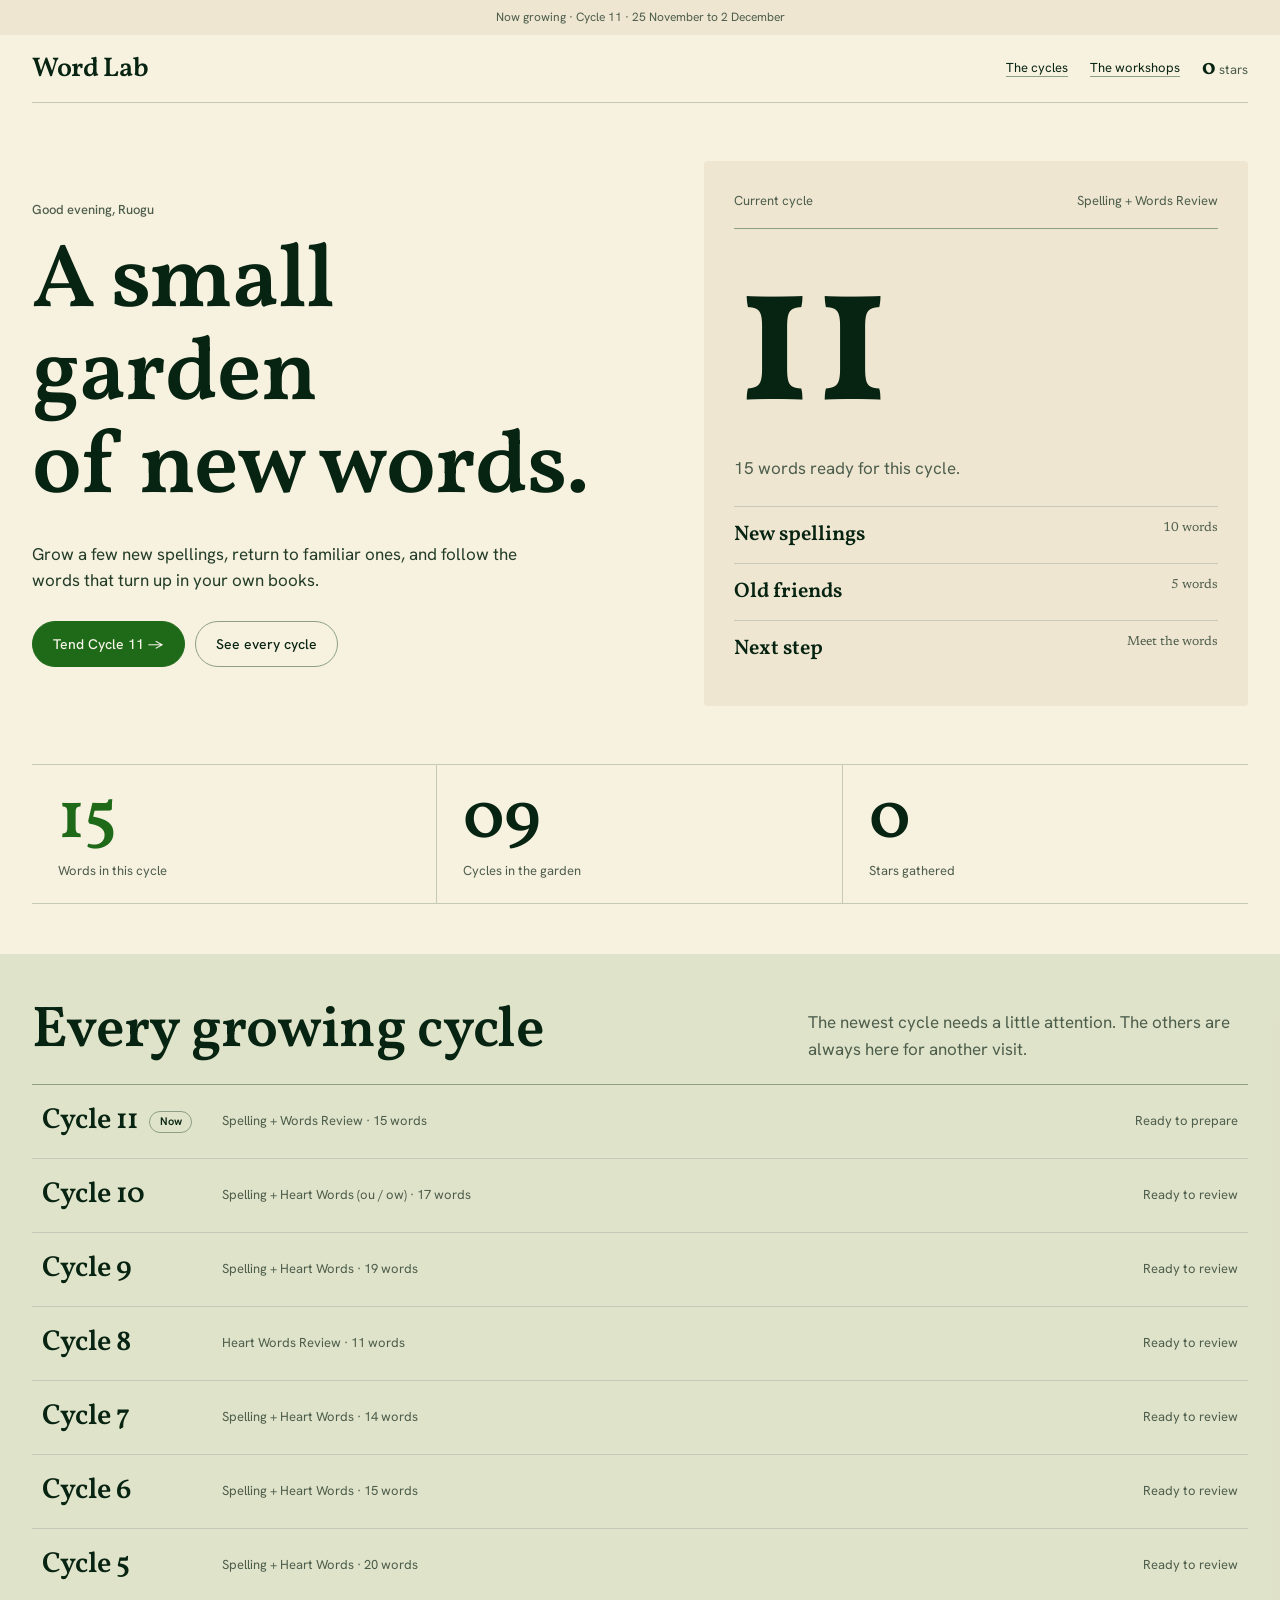
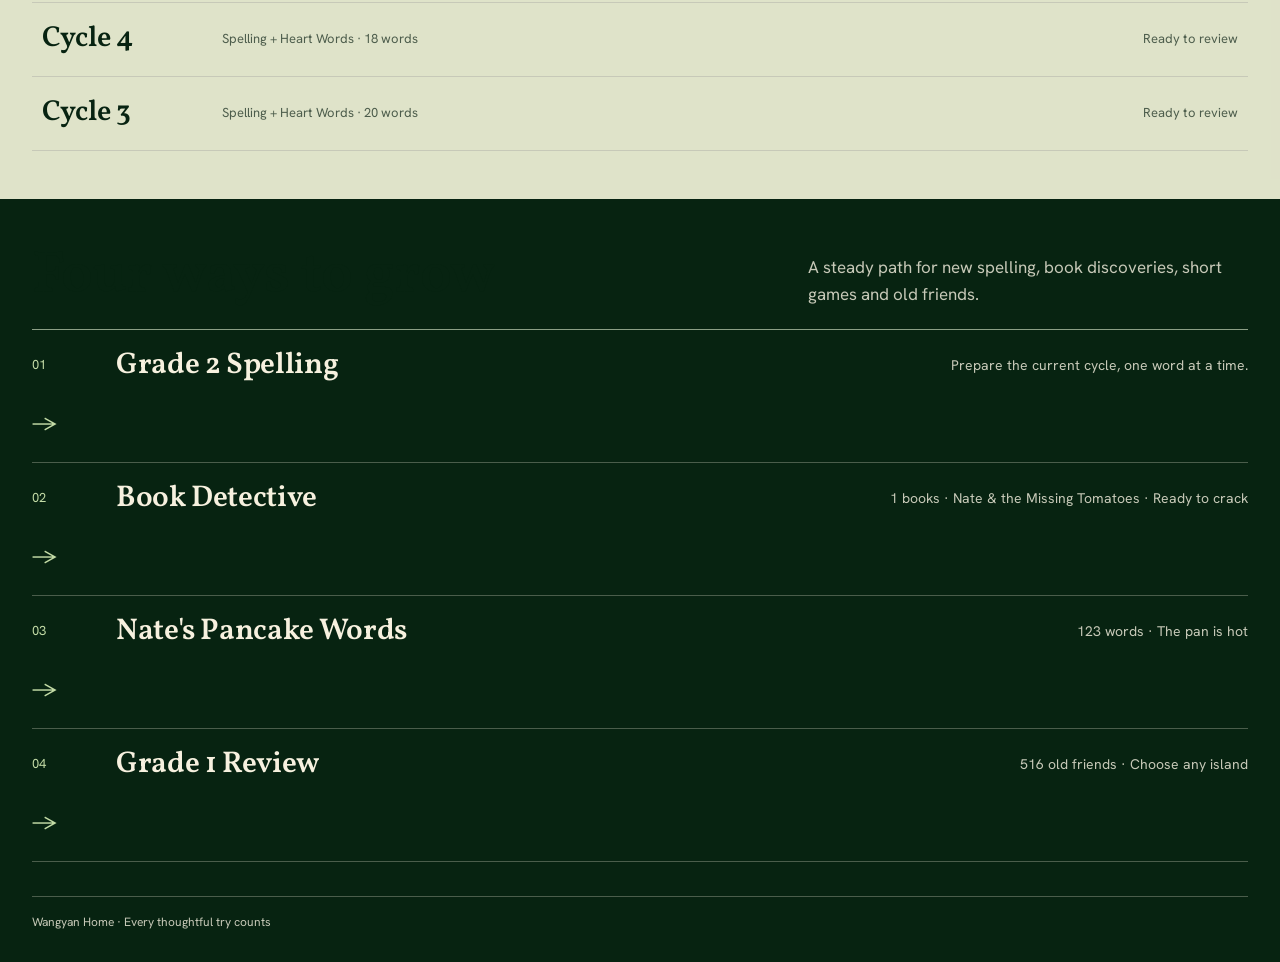
<file: index.html>
<!doctype html>
<html lang="en">
<head>
  <meta charset="UTF-8" />
  <meta name="viewport" content="width=device-width, initial-scale=1, viewport-fit=cover" />
  <meta name="theme-color" content="#F7F1DF" />
  <meta name="apple-mobile-web-app-capable" content="yes" />
  <meta name="apple-mobile-web-app-status-bar-style" content="default" />
  <meta name="apple-mobile-web-app-title" content="Word Lab" />
  <title>Ruogu's Word Lab</title>
  <link rel="manifest" href="./manifest.webmanifest" />
  <link rel="apple-touch-icon" href="./G1-words/icons/icon-180.png" />
  <link rel="preconnect" href="https://fonts.googleapis.com" />
  <link rel="preconnect" href="https://fonts.gstatic.com" crossorigin />
  <link href="https://fonts.googleapis.com/css2?family=Vollkorn:wght@600&amp;family=Hanken+Grotesk:wght@400;500&amp;family=Newsreader:opsz,wght@6..72,400&amp;display=swap" rel="stylesheet" />
  <link rel="stylesheet" href="./wordlab.css?v=9" />
</head>
<body class="home-page">
  <div class="ga-season" id="currentSeason">Now growing · Cycle 11 · 25 November to 2 December</div>
  <div class="ga-shell">
    <header class="ga-top">
      <div class="ga-brand">Word Lab</div>
      <nav class="ga-nav" aria-label="Word Lab sections">
        <a href="#cycles">The cycles</a>
        <a href="#workshops">The workshops</a>
        <span><strong id="totalStars" data-stars>0</strong> stars</span>
      </nav>
    </header>

    <main>
      <section class="ga-hero" aria-labelledby="labTitle">
        <div class="ga-hero-copy">
          <p class="ga-eyebrow" id="greeting">Ruogu's learning garden · 2026/27</p>
          <h1 id="labTitle">A small garden<br>of new words.</h1>
          <p>Grow a few new spellings, return to familiar ones, and follow the words that turn up in your own books.</p>
          <div class="ga-buttons">
            <a class="ga-button primary" id="currentCycleLink" href="./G2-words/index.html?cycle=cycle11-2026-official">Tend Cycle 11 →</a>
            <a class="ga-button secondary" href="#cycles">See every cycle</a>
          </div>
        </div>
        <div class="ga-current" aria-label="Current spelling cycle">
          <div class="ga-current-head"><span>Current cycle</span><span id="currentCycleTitle">Spelling + Words Review</span></div>
          <strong class="ga-big" id="currentCycleNumber">11</strong>
          <p><span data-current-word-count>15</span> words ready for this cycle.</p>
          <div class="ga-word-row"><strong>New spellings</strong><span id="currentNewCount">10 words</span></div>
          <div class="ga-word-row"><strong>Old friends</strong><span id="currentReviewCount">5 words</span></div>
          <div class="ga-word-row"><strong>Next step</strong><span>Meet the words</span></div>
        </div>
      </section>

      <section class="ga-stats" aria-label="Word Lab overview">
        <div class="ga-stat"><strong data-current-word-count>15</strong><span>Words in this cycle</span></div>
        <div class="ga-stat"><strong id="g2CycleTotal">09</strong><span>Cycles in the garden</span></div>
        <div class="ga-stat"><strong data-stars>0</strong><span>Stars gathered</span></div>
      </section>

      <section class="ga-band ga-section" id="cycles" aria-labelledby="cyclesTitle">
        <div class="ga-shell">
          <div class="ga-section-head">
            <h2 id="cyclesTitle">Every growing cycle</h2>
            <p>The newest cycle needs a little attention. The others are always here for another visit.</p>
          </div>
          <div class="ga-cycles" id="cycleGrid" aria-label="Grade 2 spelling cycles"></div>
        </div>
      </section>

      <section class="ga-ink-band ga-section" id="workshops" aria-labelledby="workshopsTitle">
        <div class="ga-shell">
          <div class="ga-section-head">
            <h2 id="workshopsTitle">Four ways to grow</h2>
            <p>A steady path for new spelling, book discoveries, short games and old friends.</p>
          </div>
          <div class="ga-workshops">
            <a class="ga-workshop" id="workshopCycleLink" href="./G2-words/index.html?cycle=cycle11-2026-official">
              <span class="num">01</span><strong>Grade 2 Spelling</strong><p>Prepare the current cycle, one word at a time.</p><span class="arrow">→</span>
            </a>
            <a class="ga-workshop" href="./Book-words/index.html">
              <span class="num">02</span><strong>Book Detective</strong><p><span id="bookTotal">0</span> books · <span id="bookGrid">Follow the clues left by your own books.</span></p><span class="arrow">→</span>
            </a>
            <a class="ga-workshop" href="./Nate-words/index.html">
              <span class="num">03</span><strong>Nate's Pancake Words</strong><p><span id="nateWordTotal">400+ words</span> · <span id="nateProgress">The pan is hot</span></p><span class="arrow">→</span>
            </a>
            <a class="ga-workshop" href="./G1-words/index.html">
              <span class="num">04</span><strong>Grade 1 Review</strong><p>516 old friends · <span id="g1Progress">Choose any island</span></p><span class="arrow">→</span>
            </a>
          </div>
          <footer class="ga-footer">Wangyan Home · Every thoughtful try counts</footer>
        </div>
      </section>
    </main>
  </div>

  <script src="./G2-words/g2-word-data.js?v=12"></script>
  <script src="./Book-words/book-word-data.js?v=1"></script>
  <script src="./Nate-words/nate-word-data.js?v=3"></script>
  <script>
    (function () {
      const PROFILE_KEY = "ruogu-literacy-profiles-v1";
      const LEGACY_STAR_KEY = "wordlab-total-stars";

      function activeProfile() {
        try {
          const data = JSON.parse(localStorage.getItem(PROFILE_KEY) || "null");
          if (data && data.activeId && data.profiles && data.profiles[data.activeId]) return data.profiles[data.activeId];
        } catch (_) {}
        return null;
      }

      function updateHome() {
        const profile = activeProfile();
        const legacyStars = Number(localStorage.getItem(LEGACY_STAR_KEY) || 0);
        const stars = profile ? Number(profile.totalStars || 0) : legacyStars;
        document.querySelectorAll("[data-stars]").forEach((el) => { el.textContent = Math.max(0, stars); });

        const english = profile && profile.english;
        const g1 = english && english.g1;
        const g2 = english && english.g2;
        const g1Words = g1 && g1.words ? Object.values(g1.words) : [];
        const revisited = g1Words.filter((item) => Number(item.attempts || 0) > 0).length;
        if (revisited) document.getElementById("g1Progress").textContent = `${revisited} ${revisited === 1 ? "word" : "words"} revisited`;

        renderCycles(g2);
        renderBooks(english && english.books);
        renderNate(english && english.nate);
      }

      function renderNate(nate) {
        const keys = new Set();
        (window.NATE_BOOKS || []).forEach((book) => {
          const confirmed = book.bookWordsId && (window.RUOGU_BOOKS || []).find((item) => item.id === book.bookWordsId);
          (confirmed ? confirmed.words : book.words).forEach((item) => keys.add(item.word.toLowerCase()));
        });
        if (keys.size) document.getElementById("nateWordTotal").textContent = `${keys.size} words`;
        if (!nate || !nate.words) return;
        const known = Object.entries(nate.words).filter(([key, item]) => keys.has(key) && Number(item.level || 0) >= 4).length;
        const best = Number(nate.best || 0);
        document.getElementById("nateProgress").textContent = `${known} known${best ? ` · best round ${best}` : ""}`;
      }

      function renderBooks(bookProgress) {
        const books = [...(window.RUOGU_BOOKS || [])].reverse();
        document.getElementById("bookTotal").textContent = books.length;
        if (!books.length) {
          document.getElementById("bookGrid").textContent = "Your next finished book will appear here.";
          return;
        }
        const book = books[0];
        const state = bookProgress && bookProgress.books && bookProgress.books[book.id];
        const wordStates = state && state.words ? Object.values(state.words) : [];
        const solved = wordStates.filter((item) => Number(item.independentCorrect || 0) >= 2 && !item.needsReview).length;
        const met = wordStates.filter((item) => item.met).length;
        const progress = solved ? `${solved}/${book.words.length} solved` : met ? `${met}/${book.words.length} met` : "Ready to crack";
        document.getElementById("bookGrid").textContent = `${book.shortTitle} · ${progress}`;
      }

      function renderCycles(g2) {
        const cycles = [...(window.RUOGU_G2_CYCLES || [])].reverse();
        const allGroups = window.RUOGU_G2_WORD_GROUPS || [];
        const grid = document.getElementById("cycleGrid");
        document.getElementById("g2CycleTotal").textContent = String(cycles.length).padStart(2, "0");
        if (!cycles.length) {
          grid.innerHTML = '<p class="empty-cycle-copy">The next spelling cycle will appear here.</p>';
          return;
        }

        const current = cycles.find((cycle) => cycle.status === "current") || cycles[0];
        const currentGroups = allGroups.filter((group) => current.groupIds.includes(group.id));
        const currentCount = new Set(currentGroups.flatMap((group) => group.words.map((word) => word.toLowerCase()))).size;
        const spellingCount = currentGroups.filter((group) => group.subject === "Spelling Words").reduce((sum, group) => sum + group.words.length, 0);
        const reviewCount = currentCount - spellingCount;
        document.getElementById("currentSeason").textContent = `Now growing · ${current.label}${current.period ? ` · ${current.period}` : ""}`;
        document.getElementById("currentCycleTitle").textContent = current.title;
        document.getElementById("currentCycleNumber").textContent = current.label.replace(/[^0-9]/g, "") || current.label;
        document.querySelectorAll("[data-current-word-count]").forEach((el) => { el.textContent = currentCount; });
        document.getElementById("currentNewCount").textContent = `${spellingCount} words`;
        document.getElementById("currentReviewCount").textContent = `${reviewCount} words`;
        const currentUrl = `./G2-words/index.html?cycle=${encodeURIComponent(current.id)}`;
        document.getElementById("currentCycleLink").href = currentUrl;
        document.getElementById("currentCycleLink").textContent = `Tend ${current.label} →`;
        document.getElementById("workshopCycleLink").href = currentUrl;

        grid.innerHTML = cycles.map((cycle) => {
          const groups = allGroups.filter((group) => cycle.groupIds.includes(group.id));
          const count = new Set(groups.flatMap((group) => group.words.map((word) => word.toLowerCase()))).size;
          const state = g2 && g2.cycles && g2.cycles[cycle.id];
          const wordStates = state && state.words ? Object.values(state.words) : [];
          const tested = wordStates.filter((item) => item.paperResult).length;
          const practised = wordStates.filter((item) => Number(item.practiceCorrect || 0) > 0).length;
          const progress = tested
            ? `${tested}/${count} dictation words checked`
            : practised
              ? `${practised}/${count} words practised`
              : cycle.status === "current" ? "Ready to prepare" : "Ready to review";
          const isCurrent = cycle.status === "current";
          return `
            <a class="ga-cycle${isCurrent ? " is-current" : ""}" href="./G2-words/index.html?cycle=${encodeURIComponent(cycle.id)}">
              <strong>${cycle.label}</strong>
              <span>${cycle.title} · ${count} words</span>
              <small>${progress}</small>
            </a>`;
        }).join("");
      }

      const hour = new Date().getHours();
      document.getElementById("greeting").textContent = hour < 12 ? "Good morning, Ruogu" : hour < 18 ? "Good afternoon, Ruogu" : "Good evening, Ruogu";
      updateHome();
      window.addEventListener("storage", (event) => {
        if (event.key === PROFILE_KEY || event.key === LEGACY_STAR_KEY) updateHome();
      });
      if ("serviceWorker" in navigator && location.protocol !== "file:") navigator.serviceWorker.register("./sw.js").catch(() => {});
    })();
  </script>
</body>
</html>
</file>
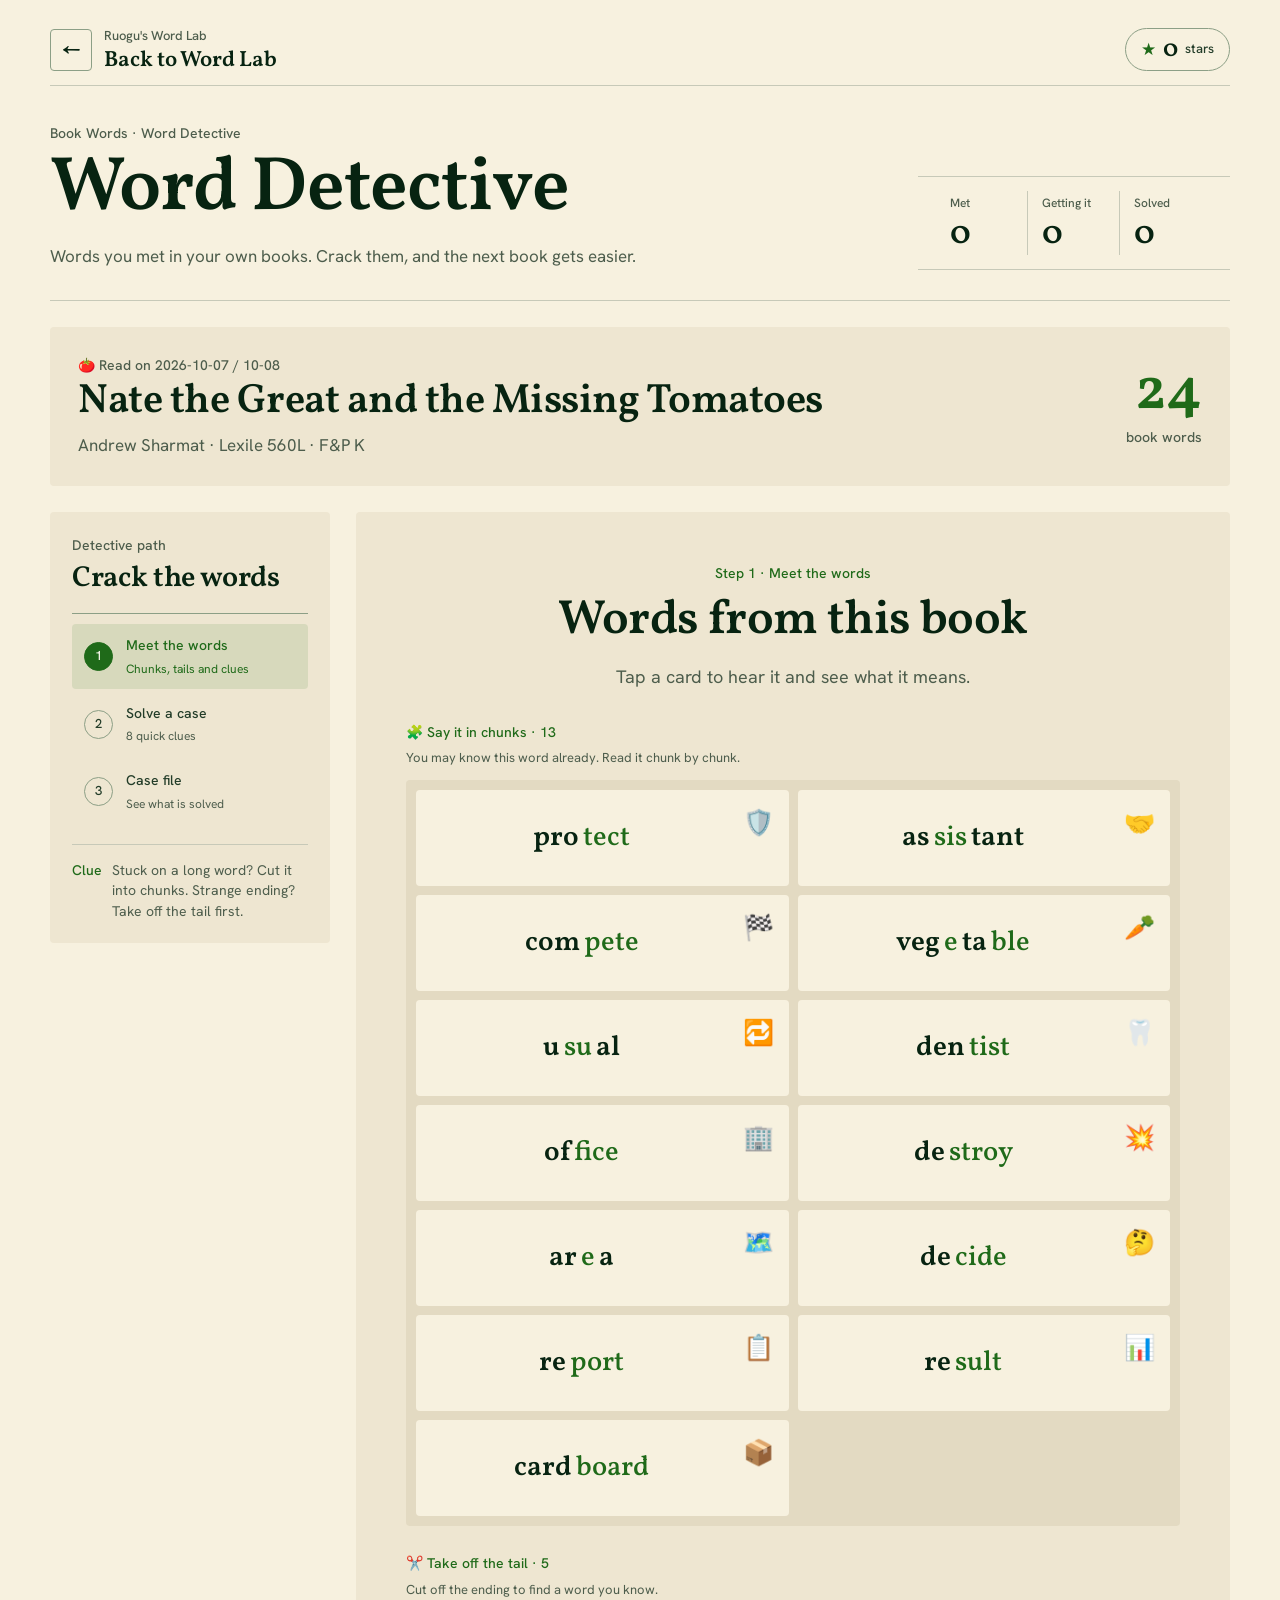
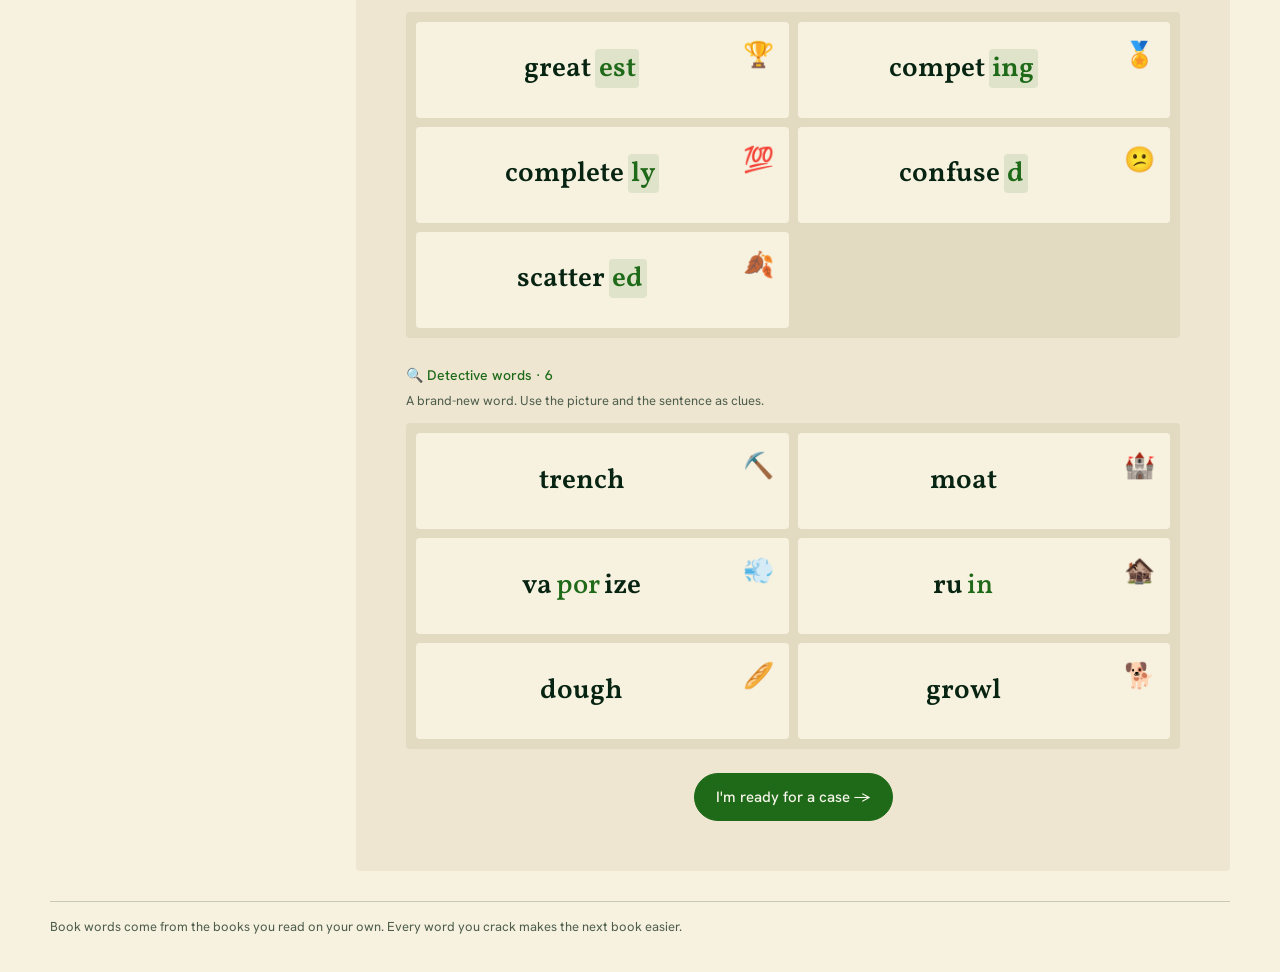
<file: Book-words/index.html>
<!doctype html>
<html lang="en">
<head>
  <meta charset="UTF-8" />
  <meta name="viewport" content="width=device-width, initial-scale=1, viewport-fit=cover, user-scalable=no" />
  <meta name="apple-mobile-web-app-capable" content="yes" />
  <meta name="apple-mobile-web-app-status-bar-style" content="default" />
  <meta name="apple-mobile-web-app-title" content="Book Words" />
  <meta name="theme-color" content="#F7F1DF" />
  <title>Word Detective · Ruogu's Word Lab</title>
  <link rel="manifest" href="./manifest.webmanifest" />
  <link rel="apple-touch-icon" href="./icons/icon-180.png" />
  <link rel="preconnect" href="https://fonts.googleapis.com" />
  <link rel="preconnect" href="https://fonts.gstatic.com" crossorigin />
  <link href="https://fonts.googleapis.com/css2?family=Vollkorn:wght@600&amp;family=Hanken+Grotesk:wght@400;500&amp;family=Newsreader:opsz,wght@6..72,400&amp;display=swap" rel="stylesheet" />
  <link rel="stylesheet" href="../wordlab.css?v=9" />
</head>
<body class="book-page">
  <div class="site-shell">
    <header class="topbar">
      <a class="home-link" href="../index.html">
        <span class="brand-mark" aria-hidden="true">←</span>
        <span class="brand-copy"><small>Ruogu's Word Lab</small><strong>Back to Word Lab</strong></span>
      </a>
      <div class="star-pill"><span class="star" aria-hidden="true">★</span><strong id="totalStars">0</strong><span>stars</span></div>
    </header>

    <section class="page-head">
      <div>
        <p class="eyebrow">Book Words · Word Detective</p>
        <h1>Word Detective</h1>
        <p>Words you met in your own books. Crack them, and the next book gets easier.</p>
      </div>
      <div class="summary-strip">
        <div class="summary-item"><small>Met</small><strong id="metCount">0</strong></div>
        <div class="summary-item"><small>Getting it</small><strong id="gettingCount">0</strong></div>
        <div class="summary-item"><small>Solved</small><strong id="solvedCount">0</strong></div>
      </div>
    </section>

    <section class="cycle-banner book-banner">
      <div>
        <p class="eyebrow" id="bookMeta">Book</p>
        <h2 id="bookTitle">Book</h2>
        <p id="bookSub"></p>
      </div>
      <div class="cycle-count"><strong id="bookWordCount">0</strong><small>book words</small></div>
    </section>

    <main class="prep-layout">
      <aside class="side-panel">
        <p class="eyebrow">Detective path</p>
        <h2>Crack the words</h2>
        <div class="path-list" id="pathList">
          <button class="path-step is-active" data-step="meet" type="button"><span class="step-num">1</span><strong>Meet the words</strong><small>Chunks, tails and clues</small></button>
          <button class="path-step" data-step="case" type="button"><span class="step-num">2</span><strong>Solve a case</strong><small>8 quick clues</small></button>
          <button class="path-step" data-step="file" type="button"><span class="step-num">3</span><strong>Case file</strong><small>See what is solved</small></button>
        </div>
        <div class="mini-note"><span>Clue</span><span>Stuck on a long word? Cut it into chunks. Strange ending? Take off the tail first.</span></div>
      </aside>

      <section>
        <article class="mission-card enter" id="meetView">
          <p class="mission-kicker">Step 1 · Meet the words</p>
          <h2>Words from this book</h2>
          <p class="prompt">Tap a card to hear it and see what it means.</p>
          <div id="meetShelf"></div>
          <div class="mission-actions">
            <button class="primary-button" id="toCase" type="button">I'm ready for a case →</button>
          </div>
        </article>

        <article class="mission-card" id="caseView" hidden>
          <div class="progress-track"><div class="progress-fill" id="caseProgress"></div></div>
          <p class="mission-kicker" id="activityLabel">Clue</p>
          <h2 id="activityTitle">What does it mean?</h2>
          <p class="prompt" id="activityPrompt"></p>
          <div id="activityArea"></div>
          <p class="feedback" id="feedback" aria-live="polite"></p>
          <div class="mission-actions">
            <button class="secondary-button" id="hintButton" type="button">Give me a clue</button>
            <button class="primary-button" id="nextTask" type="button" hidden>Next clue →</button>
          </div>
        </article>

        <article class="mission-card" id="finishView" hidden>
          <p class="mission-kicker">Case closed</p>
          <h2>Case closed!</h2>
          <p class="prompt" id="finishCopy"></p>
          <div class="sticker-row"><span class="sticker">🔍</span></div>
          <div class="summary-strip">
            <div class="summary-item"><small>Clues</small><strong id="finishTotal">8</strong></div>
            <div class="summary-item"><small>On my own</small><strong id="finishCorrect">0</strong></div>
            <div class="summary-item"><small>Earned</small><strong>+5★</strong></div>
          </div>
          <div class="mission-actions">
            <button class="primary-button" id="againButton" type="button">Solve another case</button>
            <button class="secondary-button" id="toFile" type="button">Open the case file</button>
          </div>
        </article>

        <article class="mission-card" id="fileView" hidden>
          <p class="mission-kicker">Step 3 · Case file</p>
          <h2>Case file</h2>
          <p class="prompt">A word is solved when you get it right on your own twice.</p>
          <div class="mark-list" id="fileList"></div>
        </article>
      </section>
    </main>

    <footer class="site-footer">Book words come from the books you read on your own. Every word you crack makes the next book easier.</footer>
  </div>

  <div class="confetti" id="confetti" hidden></div>
  <script src="./book-word-data.js?v=1"></script>
  <script src="./book-stars.js?v=1"></script>
  <script src="./book-app.js?v=1"></script>
  <script>
    if ("serviceWorker" in navigator && location.protocol !== "file:") navigator.serviceWorker.register("./sw.js").catch(() => {});
  </script>
</body>
</html>
</file>
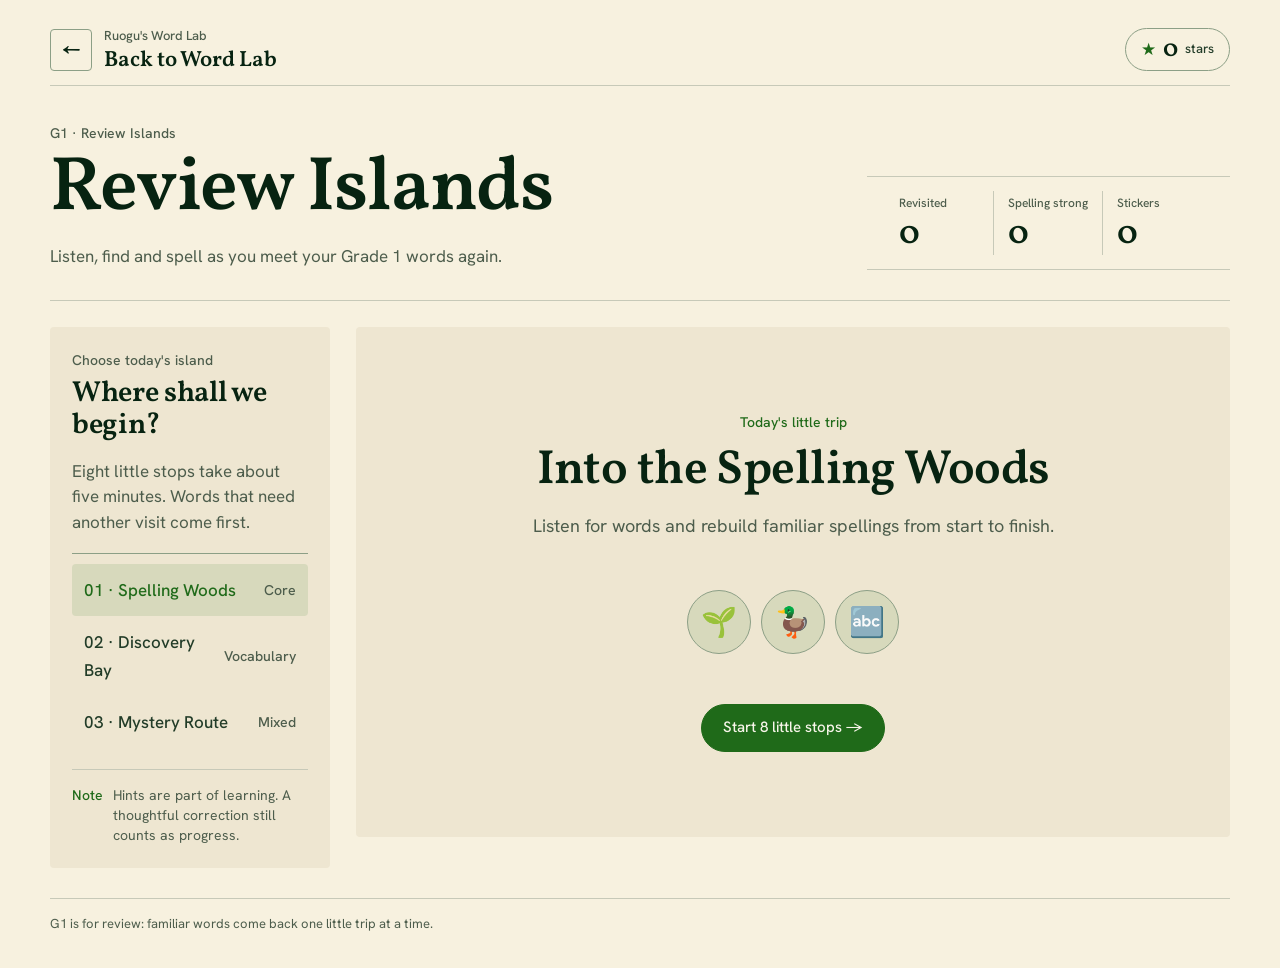
<file: G1-words/index.html>
<!doctype html>
<html lang="en">
<head>
  <meta charset="UTF-8" />
  <meta name="viewport" content="width=device-width, initial-scale=1, viewport-fit=cover, user-scalable=no" />
  <meta name="apple-mobile-web-app-capable" content="yes" />
  <meta name="apple-mobile-web-app-status-bar-style" content="default" />
  <meta name="apple-mobile-web-app-title" content="G1 Review" />
  <meta name="theme-color" content="#F7F1DF" />
  <title>G1 Review Islands · Ruogu's Word Lab</title>
  <link rel="manifest" href="./manifest.webmanifest" />
  <link rel="apple-touch-icon" href="./icons/icon-180.png" />
  <link rel="preconnect" href="https://fonts.googleapis.com" />
  <link rel="preconnect" href="https://fonts.gstatic.com" crossorigin />
  <link href="https://fonts.googleapis.com/css2?family=Vollkorn:wght@600&amp;family=Hanken+Grotesk:wght@400;500&amp;family=Newsreader:opsz,wght@6..72,400&amp;display=swap" rel="stylesheet" />
  <link rel="stylesheet" href="../wordlab.css?v=9" />
</head>
<body class="g1-page">
  <div class="site-shell">
    <header class="topbar">
      <a class="home-link" href="../index.html">
        <span class="brand-mark" aria-hidden="true">←</span>
        <span class="brand-copy"><small>Ruogu's Word Lab</small><strong>Back to Word Lab</strong></span>
      </a>
      <div class="star-pill"><span class="star" aria-hidden="true">★</span><strong id="totalStars">0</strong><span>stars</span></div>
    </header>

    <section class="page-head">
      <div>
        <p class="eyebrow">G1 · Review Islands</p>
        <h1>Review Islands</h1>
        <p>Listen, find and spell as you meet your Grade 1 words again.</p>
      </div>
      <div class="summary-strip" aria-label="Review overview">
        <div class="summary-item"><small>Revisited</small><strong id="seenCount">0</strong></div>
        <div class="summary-item"><small>Spelling strong</small><strong id="strongCount">0</strong></div>
        <div class="summary-item"><small>Stickers</small><strong id="stickerCount">0</strong></div>
      </div>
    </section>

    <main class="mission-layout">
      <aside class="side-panel">
        <p class="eyebrow">Choose today's island</p>
        <h2>Where shall we begin?</h2>
        <p>Eight little stops take about five minutes. Words that need another visit come first.</p>
        <div class="filter-stack" id="routeFilters">
          <button class="filter-button is-active" data-route="core" type="button"><span>01 · Spelling Woods</span><small>Core</small></button>
          <button class="filter-button" data-route="vocab" type="button"><span>02 · Discovery Bay</span><small>Vocabulary</small></button>
          <button class="filter-button" data-route="mixed" type="button"><span>03 · Mystery Route</span><small>Mixed</small></button>
        </div>
        <div class="mini-note"><span>Note</span><span>Hints are part of learning. A thoughtful correction still counts as progress.</span></div>
      </aside>

      <section>
        <article class="mission-card enter" id="launchCard">
          <p class="mission-kicker">Today's little trip</p>
          <h2 id="launchTitle">Into the Spelling Woods</h2>
          <p class="prompt" id="launchCopy">Listen for words and rebuild familiar spellings from start to finish.</p>
          <div class="sticker-row" aria-hidden="true">
            <span class="sticker">🌱</span><span class="sticker">🦆</span><span class="sticker">🔤</span>
          </div>
          <div class="mission-actions">
            <button class="primary-button sage" id="startMission" type="button">Start 8 little stops →</button>
          </div>
        </article>

        <article class="mission-card" id="missionCard" hidden>
          <div class="progress-track"><div class="progress-fill" id="missionProgress"></div></div>
          <p class="mission-kicker" id="activityLabel">Listen and find</p>
          <h2 id="activityTitle">Listen. Which word is it?</h2>
          <p class="prompt" id="activityPrompt"></p>
          <div id="activityArea"></div>
          <p class="feedback" id="feedback" aria-live="polite"></p>
          <div class="mission-actions">
            <button class="secondary-button" id="hintButton" type="button">Give me a hint</button>
            <button class="primary-button sage" id="nextTask" type="button" hidden>Next stop →</button>
          </div>
        </article>

        <article class="mission-card" id="finishCard" hidden>
          <p class="mission-kicker">Trip complete</p>
          <h2>Today's trip is complete</h2>
          <p class="prompt" id="finishCopy">You met some old word friends again.</p>
          <div class="sticker-row"><span class="sticker" id="earnedSticker">🌿</span></div>
          <div class="summary-strip">
            <div class="summary-item"><small>Completed</small><strong>8 stops</strong></div>
            <div class="summary-item"><small>On my own</small><strong id="missionCorrect">0</strong></div>
            <div class="summary-item"><small>Earned</small><strong>+5★</strong></div>
          </div>
          <div class="mission-actions">
            <button class="primary-button sage" id="againButton" type="button">Take another route</button>
            <a class="secondary-button" href="../index.html">Finish for today</a>
          </div>
        </article>
      </section>
    </main>

    <footer class="site-footer">G1 is for review: familiar words come back one little trip at a time.</footer>
  </div>

  <div class="confetti" id="confetti" hidden></div>
  <script src="./g1-word-data.js?v=4"></script>
  <script src="./g1-stories.js?v=4"></script>
  <script src="./g1-stars.js"></script>
  <script src="./g1-review-app.js?v=4"></script>
  <script>
    if ("serviceWorker" in navigator && location.protocol !== "file:") navigator.serviceWorker.register("./sw.js").catch(() => {});
  </script>
</body>
</html>
</file>
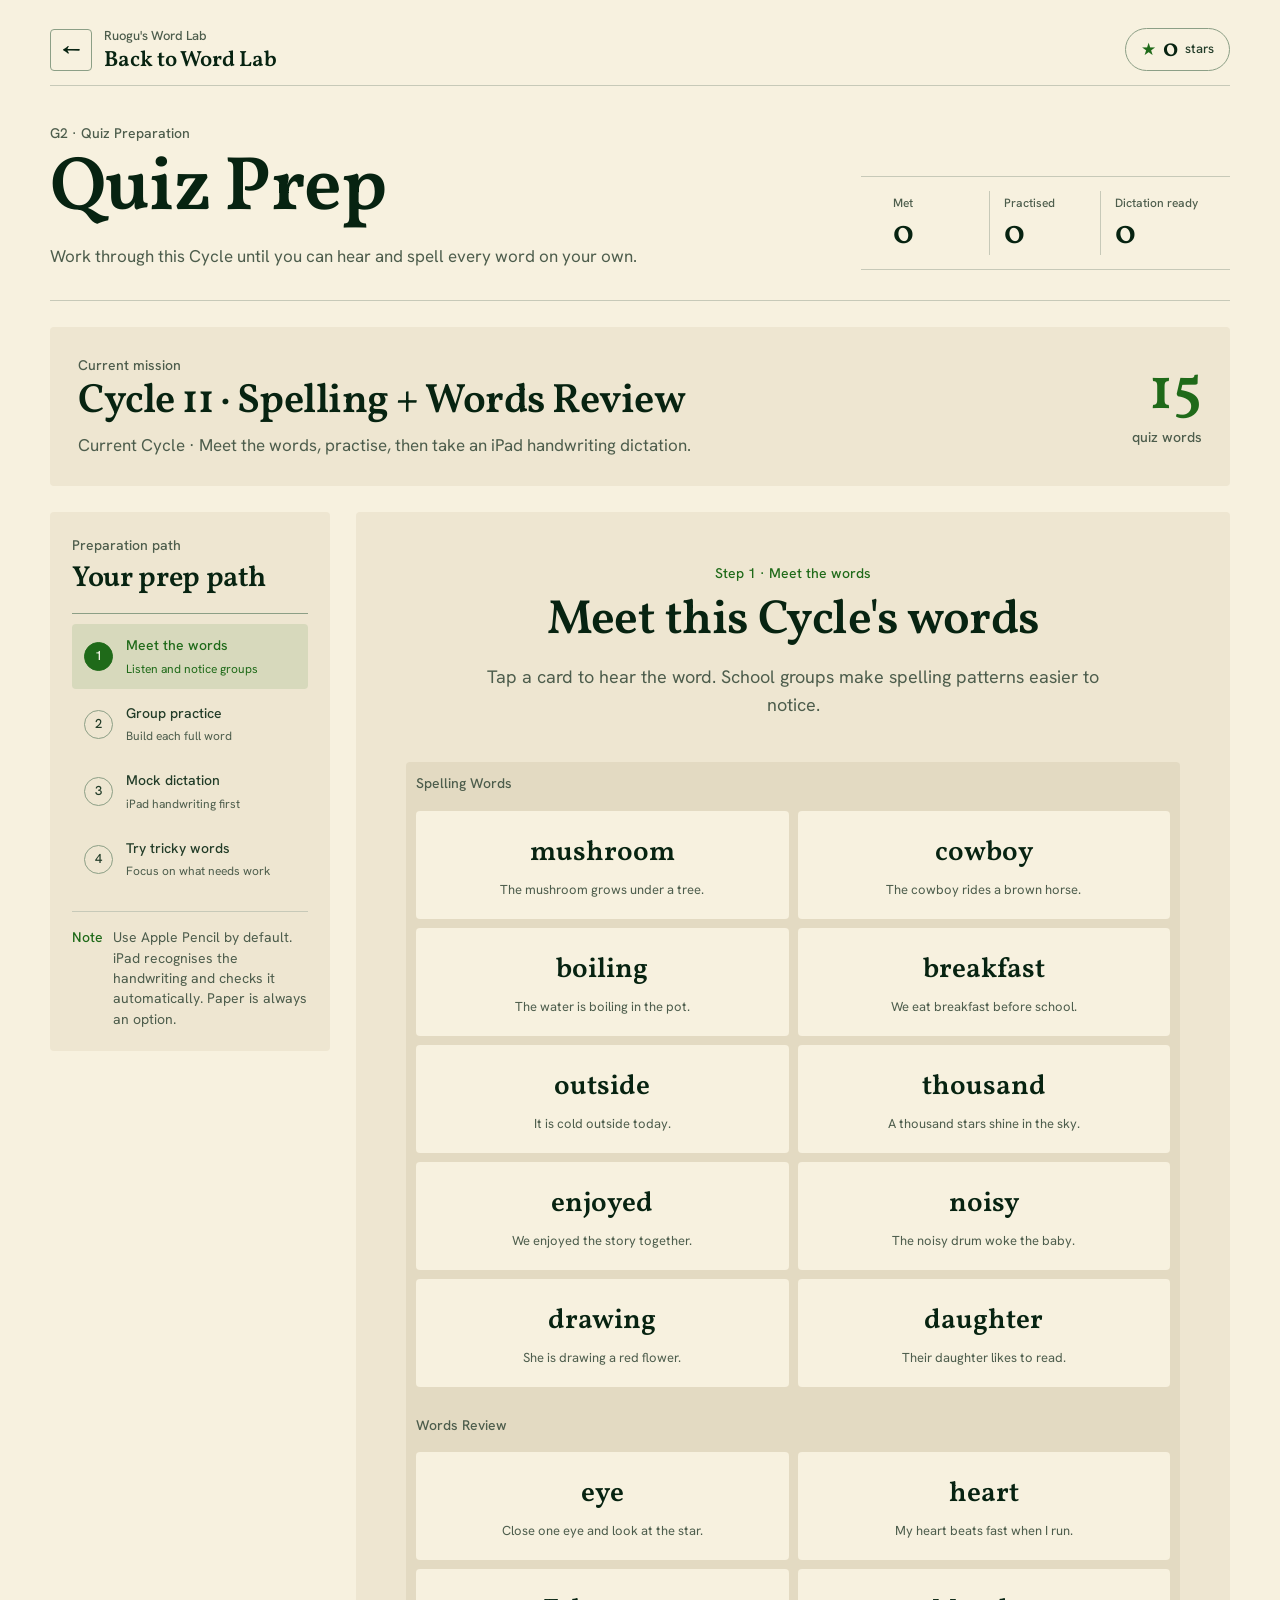
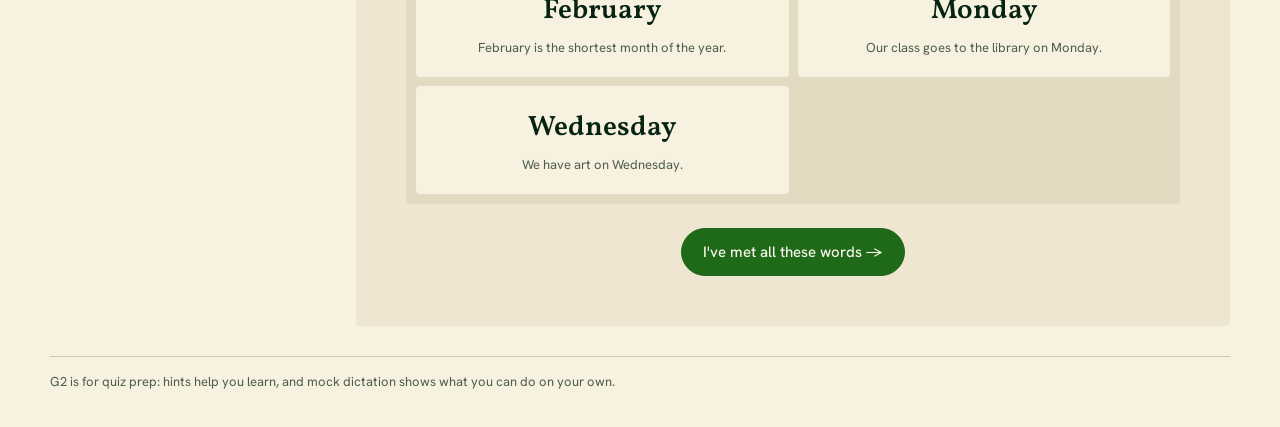
<file: G2-words/index.html>
<!doctype html>
<html lang="en">
<head>
  <meta charset="UTF-8" />
  <meta name="viewport" content="width=device-width, initial-scale=1, viewport-fit=cover, user-scalable=no" />
  <meta name="apple-mobile-web-app-capable" content="yes" />
  <meta name="apple-mobile-web-app-status-bar-style" content="default" />
  <meta name="apple-mobile-web-app-title" content="G2 Quiz Prep" />
  <meta name="theme-color" content="#F7F1DF" />
  <title>G2 Quiz Prep · Ruogu's Word Lab</title>
  <link rel="manifest" href="./manifest.webmanifest" />
  <link rel="apple-touch-icon" href="./icons/icon-180.png" />
  <link rel="preconnect" href="https://fonts.googleapis.com" />
  <link rel="preconnect" href="https://fonts.gstatic.com" crossorigin />
  <link href="https://fonts.googleapis.com/css2?family=Vollkorn:wght@600&amp;family=Hanken+Grotesk:wght@400;500&amp;family=Newsreader:opsz,wght@6..72,400&amp;display=swap" rel="stylesheet" />
  <link rel="stylesheet" href="../wordlab.css?v=9" />
</head>
<body class="g2-page">
  <div class="site-shell">
    <header class="topbar">
      <a class="home-link" href="../index.html">
        <span class="brand-mark" aria-hidden="true">←</span>
        <span class="brand-copy"><small>Ruogu's Word Lab</small><strong>Back to Word Lab</strong></span>
      </a>
      <div class="star-pill"><span class="star" aria-hidden="true">★</span><strong id="totalStars">0</strong><span>stars</span></div>
    </header>

    <section class="page-head">
      <div>
        <p class="eyebrow">G2 · Quiz Preparation</p>
        <h1>Quiz Prep</h1>
        <p>Work through this Cycle until you can hear and spell every word on your own.</p>
      </div>
      <div class="summary-strip">
        <div class="summary-item"><small>Met</small><strong id="metCount">0</strong></div>
        <div class="summary-item"><small>Practised</small><strong id="practiceCount">0</strong></div>
        <div class="summary-item"><small>Dictation ready</small><strong id="paperCount">0</strong></div>
      </div>
    </section>

    <section class="cycle-banner">
      <div>
        <p class="eyebrow">Current mission</p>
        <h2 id="cycleTitle">Cycle 11 · Spelling + Words Review</h2>
        <p id="cycleSub">Meet the words, practise them, then take an iPad handwriting dictation.</p>
      </div>
      <div class="cycle-count"><strong id="cycleWordCount">15</strong><small>quiz words</small></div>
    </section>

    <main class="prep-layout">
      <aside class="side-panel">
        <p class="eyebrow">Preparation path</p>
        <h2>Your prep path</h2>
        <div class="path-list" id="pathList">
          <button class="path-step is-active" data-step="meet" type="button"><span class="step-num">1</span><strong>Meet the words</strong><small>Listen and notice groups</small></button>
          <button class="path-step" data-step="practice" type="button"><span class="step-num">2</span><strong>Group practice</strong><small>Build each full word</small></button>
          <button class="path-step" data-step="paper" type="button"><span class="step-num">3</span><strong>Mock dictation</strong><small>iPad handwriting first</small></button>
          <button class="path-step" data-step="trouble" type="button"><span class="step-num">4</span><strong>Try tricky words</strong><small>Focus on what needs work</small></button>
        </div>
        <div class="mini-note"><span>Note</span><span>Use Apple Pencil by default. iPad recognises the handwriting and checks it automatically. Paper is always an option.</span></div>
      </aside>

      <section>
        <article class="mission-card enter" id="meetView">
          <p class="mission-kicker">Step 1 · Meet the words</p>
          <h2>Meet this Cycle's words</h2>
          <p class="prompt">Tap a card to hear the word. School groups make spelling patterns easier to notice.</p>
          <div class="word-shelf" id="wordShelf"></div>
          <div class="mission-actions">
            <button class="primary-button" id="markAllMet" type="button">I've met all these words →</button>
          </div>
        </article>

        <article class="mission-card" id="practiceView" hidden>
          <div class="progress-track"><div class="progress-fill" id="practiceProgress"></div></div>
          <p class="mission-kicker" id="practiceGroup">Step 2 · Practice</p>
          <h2>Listen and build the whole word</h2>
          <p class="prompt" id="practicePrompt"></p>
          <div id="practiceArea"></div>
          <p class="feedback" id="practiceFeedback" aria-live="polite"></p>
          <div class="mission-actions">
            <button class="secondary-button" id="practiceHint" type="button">Give me a hint</button>
            <button class="primary-button" id="practiceNext" type="button" hidden>Next word →</button>
          </div>
        </article>

        <article class="mission-card" id="paperIntroView" hidden>
          <p class="mission-kicker">Step 3 · Dictation</p>
          <h2>How would you like to write?</h2>
          <p class="prompt">Neither mode shows the answers. We recommend writing with Apple Pencil so the iPad can recognise and check each word.</p>
          <div class="mode-choice-grid">
            <button class="mode-choice is-primary" id="startHandwriting" type="button">
              <span class="mode-badge">Best choice</span><span class="mode-icon" aria-hidden="true">A</span>
              <strong>iPad handwriting</strong><small>Write on the line and let the system check</small>
            </button>
            <button class="mode-choice" id="startPaper" type="button">
              <span class="mode-icon" aria-hidden="true">P</span>
              <strong>Paper dictation</strong><small>Write on paper and check together at the end</small>
            </button>
          </div>
        </article>

        <article class="mission-card" id="paperTestView" hidden>
          <div class="paper-test">
            <p class="test-number" id="paperNumber">Word 1 of 15</p>
            <button class="speak-orb" id="paperSpeak" type="button" aria-label="Play this word">♪</button>
            <h2 id="dictationTitle">Listen, then write with Apple Pencil</h2>
            <p class="prompt" id="dictationHelp">Listen again whenever you need. The answer stays hidden.</p>
            <div class="handwriting-panel" id="handwritingPanel">
              <label for="handwritingInput">Write directly on the line</label>
              <input id="handwritingInput" class="handwriting-input" type="text" inputmode="text" autocomplete="off" autocorrect="off" autocapitalize="none" spellcheck="false" enterkeyhint="done" aria-describedby="recognitionHelp recognitionFeedback" />
              <small id="recognitionHelp">Apple Pencil Scribble turns your handwriting into letters, then the system checks the spelling.</small>
              <p class="recognition-feedback" id="recognitionFeedback" aria-live="polite"></p>
            </div>
            <div class="test-dots" id="testDots"></div>
            <div class="mission-actions">
              <button class="secondary-button" id="paperPrev" type="button">← Previous</button>
              <button class="primary-button" id="paperNext" type="button">Next →</button>
            </div>
          </div>
        </article>

        <article class="mission-card" id="markView" hidden>
          <p class="mission-kicker" id="markKicker">System check</p>
          <h2 id="markTitle">Review the recognised words</h2>
          <p class="prompt" id="markCopy">The system checks first. If iPad misread the handwriting, a parent can correct it here.</p>
          <div class="mark-list" id="markList"></div>
          <div class="mission-actions">
            <button class="primary-button" id="savePaperResult" type="button" disabled>Save this result</button>
          </div>
        </article>

        <article class="mission-card" id="resultView" hidden>
          <p class="mission-kicker">Dictation complete</p>
          <h2 id="resultTitle">Dictation complete</h2>
          <p class="prompt" id="resultCopy"></p>
          <div class="summary-strip">
            <div class="summary-item"><small>Correct</small><strong id="resultRight">0</strong></div>
            <div class="summary-item"><small>Try again</small><strong id="resultWrong">0</strong></div>
            <div class="summary-item"><small>Reward</small><strong>+6★</strong></div>
          </div>
          <div class="mission-actions">
            <button class="primary-button" id="reviewTrouble" type="button">Practise the tricky words</button>
            <a class="secondary-button" href="../index.html">Back to Word Lab</a>
          </div>
        </article>

        <article class="mission-card" id="troubleView" hidden>
          <p class="mission-kicker">Step 4 · Try again</p>
          <h2 id="troubleTitle">Try the tricky words again</h2>
          <p class="prompt" id="troubleCopy">Words missed in dictation gather here for another try.</p>
          <div id="troubleArea"></div>
          <p class="feedback" id="troubleFeedback" aria-live="polite"></p>
          <div class="mission-actions">
            <button class="secondary-button" id="troubleHint" type="button">Give me a hint</button>
            <button class="primary-button" id="troubleNext" type="button" hidden>Next word →</button>
          </div>
        </article>
      </section>
    </main>

    <footer class="site-footer">G2 is for quiz prep: hints help you learn, and mock dictation shows what you can do on your own.</footer>
  </div>

  <div class="confetti" id="confetti" hidden></div>
  <script src="./g2-word-data.js?v=12"></script>
  <script src="./g2-stories.js?v=11"></script>
  <script src="./g2-stars.js"></script>
  <script src="./g2-prep-app.js?v=7"></script>
  <script>
    if ("serviceWorker" in navigator && location.protocol !== "file:") navigator.serviceWorker.register("./sw.js").catch(() => {});
  </script>
</body>
</html>
</file>
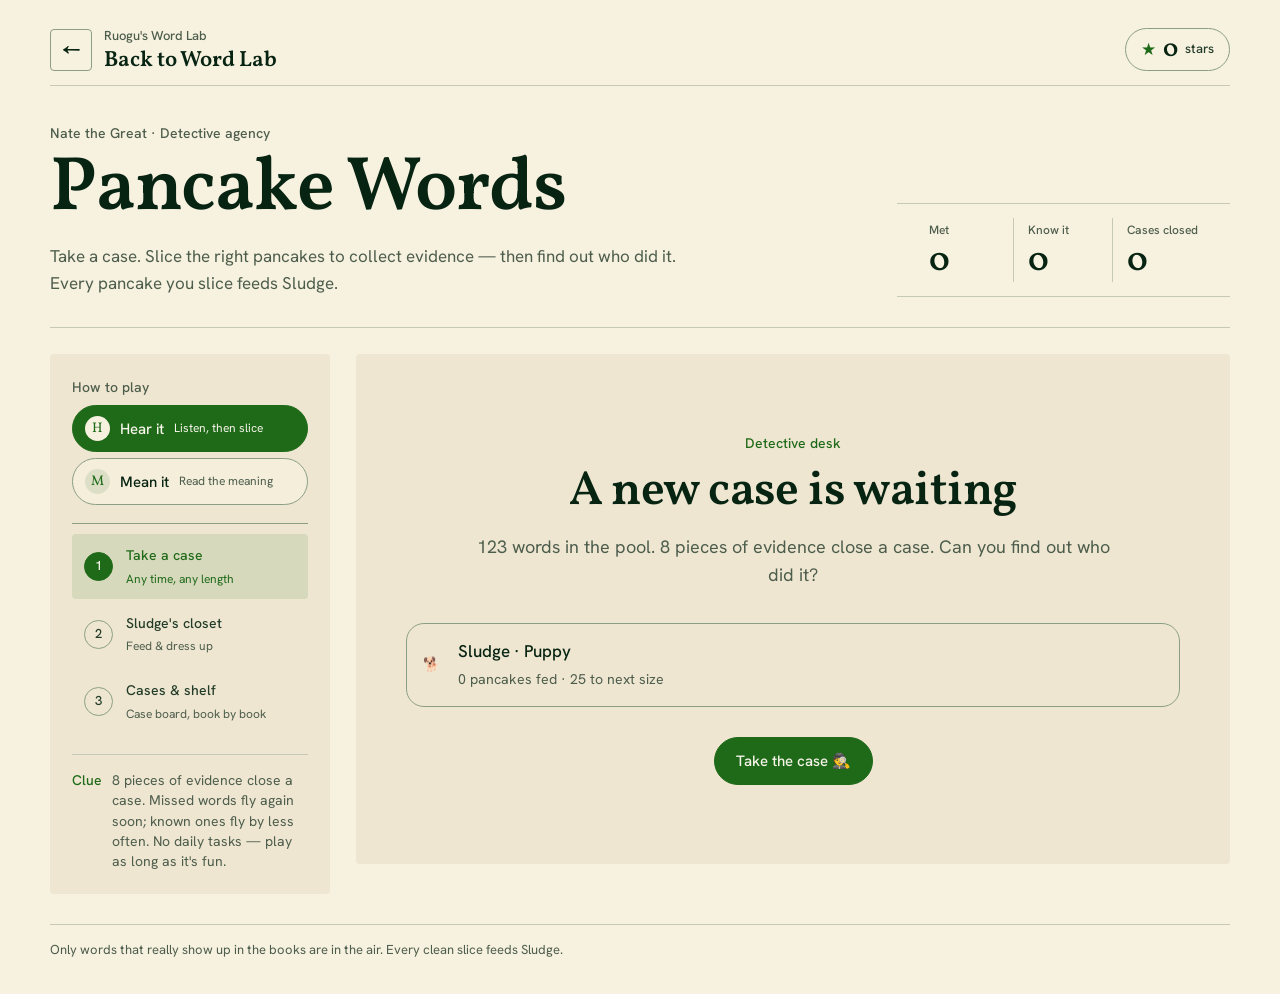
<file: Nate-words/index.html>
<!doctype html>
<html lang="en">
<head>
  <meta charset="UTF-8" />
  <meta name="viewport" content="width=device-width, initial-scale=1, viewport-fit=cover, user-scalable=no" />
  <meta name="apple-mobile-web-app-capable" content="yes" />
  <meta name="apple-mobile-web-app-status-bar-style" content="default" />
  <meta name="apple-mobile-web-app-title" content="Nate Words" />
  <meta name="theme-color" content="#F7F1DF" />
  <title>Nate's Pancake Words · Ruogu's Word Lab</title>
  <link rel="manifest" href="./manifest.webmanifest" />
  <link rel="apple-touch-icon" href="./icons/icon-180.png" />
  <link rel="preconnect" href="https://fonts.googleapis.com" />
  <link rel="preconnect" href="https://fonts.gstatic.com" crossorigin />
  <link href="https://fonts.googleapis.com/css2?family=Vollkorn:wght@600&amp;family=Hanken+Grotesk:wght@400;500&amp;family=Newsreader:opsz,wght@6..72,400&amp;display=swap" rel="stylesheet" />
  <link rel="stylesheet" href="../wordlab.css?v=9" />
  <link rel="stylesheet" href="./nate.css?v=7" />
</head>
<body class="book-page nate-page">
  <div class="site-shell">
    <header class="topbar">
      <a class="home-link" href="../index.html">
        <span class="brand-mark" aria-hidden="true">←</span>
        <span class="brand-copy"><small>Ruogu's Word Lab</small><strong>Back to Word Lab</strong></span>
      </a>
      <div class="star-pill"><span class="star" aria-hidden="true">★</span><strong id="totalStars">0</strong><span>stars</span></div>
    </header>

    <section class="page-head">
      <div>
        <p class="eyebrow">Nate the Great · Detective agency</p>
        <h1>Pancake Words</h1>
        <p>Take a case. Slice the right pancakes to collect evidence — then find out who did it. Every pancake you slice feeds Sludge.</p>
      </div>
      <div class="summary-strip">
        <div class="summary-item"><small>Met</small><strong id="metCount">0</strong></div>
        <div class="summary-item"><small>Know it</small><strong id="knowCount">0</strong></div>
        <div class="summary-item"><small>Cases closed</small><strong id="caseCount">0</strong></div>
      </div>
    </section>

    <main class="prep-layout">
      <aside class="side-panel">
        <p class="eyebrow">How to play</p>
        <div class="mode-picker" role="group" aria-label="Play mode">
          <button class="mode-chip" type="button" data-mode="hear"><span aria-hidden="true">H</span><strong>Hear it</strong><small>Listen, then slice</small></button>
          <button class="mode-chip" type="button" data-mode="mean"><span aria-hidden="true">M</span><strong>Mean it</strong><small>Read the meaning</small></button>
        </div>
        <div class="path-list" id="pathList">
          <button class="path-step is-active" data-step="today" type="button"><span class="step-num">1</span><strong>Take a case</strong><small>Any time, any length</small></button>
          <button class="path-step" data-step="sludge" type="button"><span class="step-num">2</span><strong>Sludge's closet</strong><small>Feed & dress up</small></button>
          <button class="path-step" data-step="shelf" type="button"><span class="step-num">3</span><strong>Cases & shelf</strong><small>Case board, book by book</small></button>
        </div>
        <div class="mini-note"><span>Clue</span><span>8 pieces of evidence close a case. Missed words fly again soon; known ones fly by less often. No daily tasks — play as long as it's fun.</span></div>
      </aside>

      <section>
        <article class="mission-card enter" id="startView">
          <p class="mission-kicker" id="startKicker">Detective desk</p>
          <h2 id="startTitle">A new case is waiting</h2>
          <p class="prompt" id="startCopy"></p>
          <div class="desk-row">
            <div class="sludge-pal desk" id="deskSludge" aria-hidden="true"></div>
            <p class="sludge-meta" id="startSludgeMeta"></p>
          </div>
          <div class="mission-actions">
            <button class="primary-button" id="startButton" type="button">Take the case →</button>
          </div>
        </article>

        <article class="slice-stage" id="playView" hidden>
          <div class="slice-hud">
            <div class="slice-hearts" id="hearts" aria-label="Misses left"></div>
            <div class="slice-score" aria-label="Evidence collected">Evidence <strong id="evidence">0/8</strong></div>
            <p class="slice-banner" id="sliceBanner"></p>
            <button class="hear-button" id="hearButton" type="button" aria-label="Hear the word">♪</button>
          </div>
          <strong class="slice-combo" id="comboLabel" hidden></strong>
          <div class="slice-sky" id="arena">
            <div class="sludge-pal arena" id="sludgePal" aria-hidden="true"></div>
          </div>
          <canvas id="slashCanvas"></canvas>
          <p class="slice-feedback" id="feedback" aria-live="polite"></p>
          <p class="nate-toast" id="nateToast" aria-live="polite"></p>
        </article>

        <article class="mission-card" id="finishView" hidden>
          <p class="mission-kicker" id="finishKicker">Case closed</p>
          <h2 id="finishTitle">It was Sludge!</h2>
          <p class="prompt" id="finishCopy"></p>
          <div class="finish-stack" id="finishStack"></div>
          <div class="summary-strip">
            <div class="summary-item"><small>Words sliced</small><strong id="finishWords">0</strong></div>
            <div class="summary-item"><small>Pancakes to Sludge</small><strong id="finishFed">+0</strong></div>
            <div class="summary-item"><small>Earned</small><strong id="finishEarned">+0★</strong></div>
          </div>
          <div class="mission-actions">
            <button class="primary-button" id="nextCaseButton" type="button">Take a new case →</button>
            <button class="secondary-button" id="toCloset" type="button">Visit Sludge's closet</button>
          </div>
        </article>

        <article class="mission-card sludge-card" id="sludgeView" hidden>
          <p class="mission-kicker">Sludge's closet</p>
          <h2>My partner, Sludge</h2>
          <div class="sludge-stage">
            <div class="sludge-pal big" id="sludgeBig" aria-hidden="true"></div>
          </div>
          <div id="sludgeStats"></div>
          <p class="eyebrow wardrobe-head">Wardrobe · Unlock by playing</p>
          <div class="wardrobe" id="wardrobe"></div>
        </article>

        <article class="mission-card shelf-card" id="shelfView" hidden>
          <p class="mission-kicker">Case board</p>
          <h2 id="shelfTitle">Closed cases</h2>
          <div class="case-board" id="caseBoard"></div>
          <p class="eyebrow shelf-head">My Nate shelf</p>
          <div class="nate-shelf" id="nateShelf"></div>
          <div class="book-detail" id="bookDetail" hidden></div>
        </article>
      </section>
    </main>

    <footer class="site-footer">Only words that really show up in the books are in the air. Every clean slice feeds Sludge.</footer>
  </div>

  <div class="confetti" id="confetti" hidden></div>
  <script src="../Book-words/book-word-data.js?v=1"></script>
  <script src="./nate-word-data.js?v=3"></script>
  <script src="./nate-stars.js?v=1"></script>
  <script src="./nate-app.js?v=4"></script>
  <script>
    if ("serviceWorker" in navigator && location.protocol !== "file:") navigator.serviceWorker.register("./sw.js").catch(() => {});
  </script>
</body>
</html>
</file>
<file: wordlab.css>
:root {
  --paper: #F7F1DF;
  --paper-2: #EEE6D1;
  --paper-3: #E3DAC2;
  --ink: #072311;
  --ink-2: #223C28;
  --muted: #4D5D4C;
  --rule: #C7C9B8;
  --rule-2: #8C9F86;
  --accent: #1F6A19;
  --accent-hi: #072311;
  --accent-ink: #F8F5EA;
  --accent-soft: rgba(31,106,25,.11);
  --accent-2: #C3DBA6;
  --focus: #1F6A19;
  --shade-2: #8C9F86;
  --light: #F7F1DF;
  --radius-card: 4px;
  --radius-inner: 4px;
  --radius-pill: 999px;
  --font-display: "Vollkorn", Georgia, serif;
  --font-body: "Hanken Grotesk", "PingFang SC", "Microsoft YaHei", sans-serif;
  --font-outlier: "Newsreader", Georgia, serif;
  font-family: var(--font-body);
  color: var(--ink);
  background: var(--paper);
  font-synthesis: none;
  scrollbar-color: var(--rule-2) var(--paper-2);
}

* { box-sizing: border-box; }
html { min-height: 100%; background: var(--paper); }
body {
  margin: 0;
  min-height: 100vh;
  min-height: 100dvh;
  background: var(--paper);
  color: var(--ink-2);
  font-size: 17px;
  line-height: 1.6;
  overflow-x: hidden;
  -webkit-font-smoothing: antialiased;
  font-variant-numeric: oldstyle-nums;
}
button, input { font: inherit; }
button, a { -webkit-tap-highlight-color: transparent; }
button { color: inherit; }
a { color: var(--ink); text-decoration-color: var(--rule-2); text-decoration-thickness: 1px; text-underline-offset: .18em; }
a:hover { color: var(--accent); text-decoration-color: var(--accent); }
button:focus-visible, a:focus-visible, input:focus-visible { outline: 3px solid var(--focus); outline-offset: 3px; }
::selection { background: rgba(31,106,25,.22); color: var(--ink); }
[hidden] { display: none !important; }

.site-shell {
  width: min(1180px, calc(100% - 40px));
  margin: 0 auto;
  padding: max(14px, env(safe-area-inset-top)) 0 max(34px, env(safe-area-inset-bottom));
}
.topbar {
  min-height: 68px;
  display: flex;
  align-items: center;
  justify-content: space-between;
  gap: 20px;
  padding: 12px 0;
  border-bottom: 1px solid var(--rule);
}
.brand, .home-link { min-width: 0; display: inline-flex; align-items: center; gap: 12px; text-decoration: none; }
.brand-mark {
  width: 42px;
  height: 42px;
  display: grid;
  place-items: center;
  flex: 0 0 auto;
  border: 1px solid var(--rule-2);
  border-radius: 4px;
  color: var(--ink);
  font-family: var(--font-display);
  font-size: 22px;
  font-weight: 600;
  line-height: 1;
}
.brand-copy { min-width: 0; display: grid; gap: 1px; }
.brand-copy small { color: var(--muted); font-size: 13px; font-weight: 500; }
.brand-copy strong { color: var(--ink); font-family: var(--font-display); font-size: 22px; font-weight: 600; line-height: 1.15; }
.star-pill {
  display: inline-flex;
  align-items: center;
  gap: 7px;
  min-height: 42px;
  padding: 7px 15px;
  border: 1px solid var(--rule-2);
  border-radius: var(--radius-pill);
  background: transparent;
  font-size: 13px;
  font-weight: 500;
  white-space: nowrap;
}
.star-pill .star { color: var(--accent); font-size: 17px; }
.star-pill strong { color: var(--ink); font-family: var(--font-display); font-size: 25px; font-weight: 600; line-height: 1; }
.eyebrow { margin: 0 0 7px; color: var(--muted); font-size: 14px; font-weight: 500; letter-spacing: 0; }

.primary-button, .secondary-button, .choice-button, .tile-button, .icon-button, .filter-button { cursor: pointer; }
.primary-button, .secondary-button {
  min-height: 48px;
  display: inline-flex;
  align-items: center;
  justify-content: center;
  gap: 9px;
  padding: 12px 21px;
  border: 1px solid var(--rule-2);
  border-radius: var(--radius-pill);
  font-size: 15px;
  font-weight: 500;
  line-height: 1.15;
  text-decoration: none;
  transition: background .16s ease, border-color .16s ease;
}
.primary-button { border-color: var(--accent); background: var(--accent); color: var(--accent-ink); }
.primary-button:hover { border-color: var(--accent-hi); background: var(--accent-hi); color: var(--accent-ink); }
.secondary-button { background: transparent; color: var(--ink); }
.secondary-button:hover { border-color: var(--accent); background: var(--accent-soft); color: var(--ink); }
.primary-button:disabled, .secondary-button:disabled { cursor: default; opacity: .45; }
.route-card, .paper-card { padding: 28px; border-radius: var(--radius-card); background: var(--paper-2); }
.route-card h2, .paper-card h2 { font-family: var(--font-display); font-weight: 600; }

.page-head { display: grid; grid-template-columns: minmax(0, 1fr) auto; gap: 30px; align-items: end; padding: 36px 0 30px; border-bottom: 1px solid var(--rule); }
.page-head h1 { margin: 0; color: var(--ink); font-family: var(--font-display); font-size: clamp(48px, 7vw, 76px); font-weight: 600; letter-spacing: -.012em; line-height: 1.04; }
.page-head p:not(.eyebrow) { max-width: 650px; margin: 12px 0 0; color: var(--muted); font-size: 17px; }
.summary-strip { display: grid; grid-template-columns: repeat(3, minmax(0, 1fr)); padding: 14px 18px; border-block: 1px solid var(--rule); background: transparent; }
.summary-item { min-width: 92px; padding: 3px 14px; border-right: 1px solid var(--rule); }
.summary-item:last-child { border-right: 0; }
.summary-item small { display: block; color: var(--muted); font-size: 12px; font-weight: 500; }
.summary-item strong { display: block; margin-top: 5px; color: var(--ink); font-family: var(--font-display); font-size: 34px; font-weight: 600; line-height: 1; }
.cycle-banner { display: grid; grid-template-columns: minmax(0, 1fr) auto; align-items: center; margin: 26px 0; padding: 24px 28px; border-radius: var(--radius-card); background: var(--paper-2); color: var(--ink); }
.cycle-banner .eyebrow { color: var(--muted); }
.cycle-banner h2 { margin: 4px 0 7px; color: var(--ink); font-family: var(--font-display); font-size: clamp(28px, 4vw, 41px); font-weight: 600; letter-spacing: -.012em; line-height: 1.08; }
.cycle-banner p { margin: 0; color: var(--muted); }
.cycle-count { min-width: 130px; padding: 12px 0 12px 24px; text-align: right; }
.cycle-count strong { display: block; color: var(--accent); font-family: var(--font-display); font-size: 60px; font-weight: 600; line-height: 1; }
.cycle-count small { color: var(--muted); font-weight: 500; }

.mission-layout, .prep-layout { display: grid; grid-template-columns: 280px minmax(0, 1fr); gap: 26px; margin-top: 26px; }
.side-panel { align-self: start; position: sticky; top: 18px; padding: 22px; border-radius: var(--radius-card); background: var(--paper-2); }
.side-panel h2 { margin: 0 0 8px; color: var(--ink); font-family: var(--font-display); font-size: 29px; font-weight: 600; letter-spacing: -.012em; line-height: 1.1; }
.side-panel > p:not(.eyebrow) { color: var(--muted); line-height: 1.5; }
.filter-stack, .path-list { display: grid; gap: 3px; margin-top: 18px; padding-top: 10px; border-top: 1px solid var(--rule-2); }
.filter-button, .path-step { width: 100%; min-height: 52px; padding: 10px 12px; border: 0; border-radius: var(--radius-inner); background: transparent; color: var(--ink-2); text-align: left; transition: background .16s ease, color .16s ease; }
.filter-button { display: flex; align-items: center; justify-content: space-between; gap: 10px; font-weight: 500; }
.filter-button small, .path-step small { color: var(--muted); }
.filter-button:hover, .path-step:hover { background: var(--paper); color: var(--accent); }
.filter-button.is-active, .path-step.is-active { background: var(--accent-soft); color: var(--accent); }
.path-step.is-active small { color: var(--accent); }
.path-step { display: grid; grid-template-columns: 32px minmax(0, 1fr); gap: 3px 10px; align-items: center; }
.path-step .step-num { grid-row: 1 / span 2; width: 29px; height: 29px; display: grid; place-items: center; border: 1px solid var(--rule-2); border-radius: 50%; background: transparent; font-size: 13px; font-weight: 500; }
.path-step.is-active .step-num { border-color: var(--accent); background: var(--accent); color: var(--accent-ink); }
.path-step strong { font-size: 14px; font-weight: 500; }
.path-step small { grid-column: 2; font-size: 12px; }
.path-step.is-done .step-num { border-color: var(--accent); color: var(--accent); }
.mini-note { display: flex; gap: 10px; align-items: flex-start; margin: 20px 0 0; padding: 15px 0 0; border-top: 1px solid var(--rule); color: var(--muted); font-size: 14px; line-height: 1.45; }
.mini-note > span:first-child { flex: 0 0 auto; color: var(--accent); font-weight: 500; }
.mission-card { min-height: 510px; display: grid; align-content: center; padding: clamp(26px, 5vw, 50px); border-radius: var(--radius-card); background: var(--paper-2); text-align: center; }
.mission-kicker { margin: 0; color: var(--accent); font-size: 14px; font-weight: 500; }
.mission-card h2 { margin: 12px auto; color: var(--ink); font-family: var(--font-display); font-size: clamp(32px, 5vw, 48px); font-weight: 600; letter-spacing: -.012em; line-height: 1.05; }
.mission-card .prompt { max-width: 660px; margin: 4px auto 24px; color: var(--muted); font-size: 18px; line-height: 1.55; }
.mission-actions { display: flex; flex-wrap: wrap; justify-content: center; gap: 12px; margin-top: 24px; }
.feedback { min-height: 30px; margin: 18px 0 0; color: var(--ink); font-size: 16px; font-weight: 500; }
.feedback.good, .feedback.try { color: var(--accent); }
.progress-track { width: 100%; height: 8px; margin-bottom: 28px; border-radius: var(--radius-pill); background: var(--rule); overflow: hidden; }
.progress-fill { width: 0; height: 100%; border-radius: inherit; background: var(--accent); }
.speak-orb { width: 92px; height: 92px; display: grid; place-items: center; margin: 8px auto 25px; border: 1px solid var(--accent); border-radius: 50%; background: transparent; color: var(--accent); cursor: pointer; font-family: var(--font-display); font-size: 38px; font-weight: 600; transition: background .16s ease, color .16s ease; }
.speak-orb:hover { background: var(--accent); color: var(--accent-ink); }
.choice-grid { width: min(620px, 100%); display: grid; grid-template-columns: repeat(2, minmax(0, 1fr)); gap: 12px; margin: 0 auto; }
.choice-button { min-height: 60px; padding: 13px 20px; border: 1px solid var(--rule-2); border-radius: var(--radius-pill); background: transparent; color: var(--ink); font-size: 20px; font-weight: 500; transition: background .16s ease, border-color .16s ease; }
.choice-button:hover { border-color: var(--accent); color: var(--accent); background: var(--paper); }
.choice-button.is-correct { border-color: var(--accent); background: var(--accent); color: var(--accent-ink); }
.choice-button.is-wrong { border-color: var(--accent); border-style: dashed; background: var(--paper-3); color: var(--ink); }
.word-pattern { margin: 10px 0 27px; color: var(--ink); font-family: var(--font-display); font-size: clamp(42px, 8vw, 72px); font-weight: 600; letter-spacing: .01em; line-height: 1.1; word-break: break-word; }
.tile-bank, .tile-answer { width: min(720px, 100%); min-height: 68px; display: flex; flex-wrap: wrap; align-items: center; justify-content: center; gap: 8px; margin: 13px auto; padding: 10px; }
.tile-answer { border: 1px dashed var(--rule-2); border-radius: var(--radius-inner); background: var(--paper); }
.tile-button { min-width: 48px; height: 50px; padding: 0 12px; border: 1px solid var(--rule-2); border-radius: var(--radius-inner); background: var(--paper); color: var(--ink); font-family: var(--font-display); font-size: 25px; font-weight: 600; transition: background .16s ease, border-color .16s ease; }
.tile-button:hover { border-color: var(--accent); background: var(--accent-soft); }
.tile-button:disabled { opacity: .3; cursor: default; background: transparent; }
.sticker-row { display: flex; flex-wrap: wrap; justify-content: center; gap: 10px; margin: 26px 0; }
.sticker { width: 64px; height: 64px; display: grid; place-items: center; border: 1px solid var(--rule-2); border-radius: 50%; background: var(--accent-soft); font-size: 29px; }
.mode-choice-grid { width: min(720px, 100%); display: grid; grid-template-columns: 1.18fr .82fr; gap: 14px; margin: 30px auto 8px; }
.mode-choice { position: relative; min-height: 190px; display: flex; flex-direction: column; align-items: flex-start; justify-content: flex-end; gap: 7px; padding: 25px; border: 1px solid var(--rule-2); border-radius: var(--radius-card); background: transparent; color: var(--ink); text-align: left; cursor: pointer; transition: background .16s ease, border-color .16s ease; }
.mode-choice:hover { border-color: var(--accent); background: var(--paper); }
.mode-choice.is-primary { border-color: var(--accent); background: var(--accent-soft); }
.mode-choice .mode-icon { color: var(--accent); font-family: var(--font-display); font-size: 46px; font-weight: 600; line-height: 1; }
.mode-choice strong { font-family: var(--font-display); font-size: 26px; font-weight: 600; }
.mode-choice small { color: var(--muted); font-size: 14px; line-height: 1.4; }
.mode-badge { position: absolute; top: 14px; right: 14px; padding: 4px 10px; border-radius: var(--radius-pill); background: var(--accent); color: var(--accent-ink); font-size: 11px; font-weight: 500; }
.word-shelf { display: grid; grid-template-columns: repeat(2, minmax(0, 1fr)); gap: 9px; margin-top: 20px; padding: 10px; border-radius: var(--radius-card); background: var(--paper-3); text-align: left; }
.word-note { min-height: 108px; padding: 17px; border: 1px solid transparent; border-radius: var(--radius-inner); background: var(--paper); color: var(--ink); cursor: pointer; transition: background .16s ease, border-color .16s ease; }
.word-note:hover { border-color: var(--rule-2); background: var(--paper-2); }
.word-note.is-seen { background: var(--accent-soft); }
.word-note strong { display: block; color: var(--ink); font-family: var(--font-display); font-size: 28px; font-weight: 600; }
.word-note span { display: block; margin-top: 5px; color: var(--muted); font-size: 13px; line-height: 1.4; }
.paper-test { width: min(670px, 100%); margin: 0 auto; padding: clamp(22px, 5vw, 42px); border-radius: var(--radius-card); background: var(--paper); }
.handwriting-panel { width: min(540px, 100%); margin: 20px auto 8px; text-align: left; }
.handwriting-panel label { display: block; margin-bottom: 8px; color: var(--muted); font-size: 13px; font-weight: 500; }
.handwriting-input { width: 100%; height: 88px; padding: 8px 18px; border: 1px solid var(--rule-2); border-radius: var(--radius-inner); outline: none; background: var(--paper); color: var(--ink); font-family: var(--font-display); font-size: 44px; font-weight: 600; letter-spacing: .01em; text-align: center; appearance: none; }
.handwriting-input:focus { border-color: var(--focus); }
.handwriting-panel > small { display: block; margin-top: 9px; color: var(--muted); font-size: 12px; text-align: center; }
.recognition-feedback { min-height: 24px; margin: 8px 0 0; color: var(--accent); font-weight: 500; text-align: center; }
.test-number { color: var(--muted); font-weight: 500; }
.test-dots { display: flex; flex-wrap: wrap; justify-content: center; gap: 7px; margin: 26px 0; }
.test-dot { width: 10px; height: 10px; border-radius: 50%; background: var(--rule); }
.test-dot.is-current { background: var(--accent); }
.test-dot.is-past { background: var(--rule-2); }
.mark-list { width: min(720px, 100%); display: grid; gap: 0; margin: 22px auto; padding: 0 14px; border-radius: var(--radius-card); background: var(--paper); text-align: left; }
.mark-row { display: grid; grid-template-columns: 36px minmax(0, 1fr) auto; align-items: center; gap: 12px; min-height: 62px; padding: 9px 2px; border-bottom: 1px solid var(--rule); }
.mark-row:last-child { border-bottom: 0; }
.mark-row strong { color: var(--ink); font-family: var(--font-display); font-size: 25px; font-weight: 600; }
.mark-word { display: grid; gap: 3px; }
.mark-word small { color: var(--muted); font-size: 12px; }
.mark-actions { display: flex; gap: 7px; }
.icon-button { width: 40px; height: 40px; border: 1px solid var(--rule-2); border-radius: 50%; background: transparent; color: var(--ink); font-weight: 500; }
.icon-button.good.is-active { border-color: var(--accent); background: var(--accent); color: var(--accent-ink); }
.icon-button.bad.is-active { border-color: var(--accent); border-style: dashed; background: var(--paper-3); color: var(--ink); }
.empty-state { padding: 40px 18px; color: var(--muted); text-align: center; }
.confetti { display: none !important; }
.enter { animation: none; }
.site-footer { margin-top: 30px; padding-top: 15px; border-top: 1px solid var(--rule); color: var(--muted); font-size: 13px; text-align: left; }

.kind-heading { margin: 26px 0 10px; text-align: left; }
.kind-heading:first-child { margin-top: 6px; }
.kind-heading .eyebrow { margin: 0; color: var(--accent); }
.kind-heading small { color: var(--muted); font-size: 13px; }
.kind-heading + .word-shelf { margin-top: 0; }
.book-note { position: relative; min-height: 96px; padding-right: 54px; }
.book-note .book-emoji { position: absolute; right: 14px; top: 14px; margin: 0; font-size: 25px; }
.book-note .reveal { display: none; }
.book-note.is-open .reveal { display: block; }
.book-note .reveal b { display: block; margin-bottom: 3px; color: var(--ink); font-size: 16px; }
.book-note .reveal em { display: block; margin-bottom: 3px; color: var(--accent); font-style: normal; font-weight: 500; }
.book-note strong.chunked { padding-right: 4px; }
.book-note .chunked .chunk { display: inline; margin-top: 0; font-size: inherit; line-height: 1.2; }
.chunked .chunk { color: var(--ink); }
.chunked .chunk.alt { color: var(--accent); font-weight: 500; }
.chunked .chunk + .chunk { margin-left: .14em; }
.chunked .chunk.tail { padding: 0 .12em; border-radius: 4px; background: var(--accent-soft); color: var(--accent); }
.chunked.inline { font-family: var(--font-display); font-size: 22px; }
.book-word { letter-spacing: .01em; }
.clue-sentence { max-width: 640px; margin: 0 auto 26px; color: var(--ink); font-family: var(--font-display); font-size: clamp(23px, 3.4vw, 30px); font-weight: 600; line-height: 1.45; }
.clue-sentence .blank { color: var(--accent); font-weight: 600; letter-spacing: .01em; }
.cut-row { display: flex; flex-wrap: wrap; justify-content: center; gap: 7px; margin: 8px 0 26px; }
.cut-letter { min-width: 48px; height: 62px; border: 1px solid var(--rule-2); border-radius: var(--radius-inner); background: var(--paper); color: var(--ink); font-family: var(--font-display); font-size: 31px; font-weight: 600; cursor: pointer; }
.cut-letter:hover { border-color: var(--accent); background: var(--accent-soft); }
.cut-letter:disabled { cursor: default; }
.cut-letter:first-child:disabled { opacity: 1; }
.cut-letter.is-tail { background: var(--accent-soft); color: var(--accent); }
.file-row { width: 100%; cursor: pointer; font: inherit; text-align: left; }
.file-row > span:first-child { font-size: 22px; }
.file-status { padding: 4px 10px; border: 1px solid var(--rule-2); border-radius: var(--radius-pill); font-size: 12px; font-weight: 500; white-space: nowrap; }
.file-status.is-new { background: transparent; color: var(--muted); }
.file-status.is-getting { background: var(--accent-soft); color: var(--accent); }
.file-status.is-solved { border-color: var(--accent); background: var(--accent); color: var(--accent-ink); }

.home-page { background: var(--paper); }
.home-page > .ga-shell { width: 100%; }
.ga-shell { width: min(1260px, calc(100% - 64px)); margin-inline: auto; }
.ga-season { padding: 8px 16px; background: var(--paper-2); color: var(--muted); font-size: 12px; text-align: center; }
.ga-top { width: min(1260px, calc(100% - 64px)); margin-inline: auto; display: flex; justify-content: space-between; align-items: center; gap: 24px; padding: 16px 0; border-bottom: 1px solid var(--rule); }
.ga-brand, .ga-hero h1, .ga-section h2, .ga-big, .ga-stat strong, .ga-cycle strong, .ga-workshop strong { font-family: var(--font-display); font-weight: 600; letter-spacing: -.012em; line-height: 1.04; }
.ga-brand { color: var(--ink); font-size: 27px; }
.ga-nav { display: flex; gap: 22px; align-items: center; color: var(--muted); font-size: 13px; }
.ga-nav a { text-underline-offset: 4px; }
.ga-nav a:hover { text-decoration-color: var(--accent); }
.ga-nav strong { color: var(--ink); font-family: var(--font-display); font-size: 22px; }
.ga-hero { width: min(1260px, calc(100% - 64px)); margin-inline: auto; display: grid; grid-template-columns: 1.05fr .95fr; gap: 70px; align-items: center; min-height: 540px; padding: 58px 0; }
.ga-hero > * { min-width: 0; }
.ga-eyebrow { margin: 0 0 16px; color: var(--muted); font-size: 13px; font-weight: 500; }
.ga-hero h1 { margin: 0; color: var(--ink); font-size: clamp(64px, 7vw, 102px); }
.ga-hero-copy > p:last-of-type { max-width: 490px; margin: 24px 0 0; font-size: 17px; line-height: 1.55; }
.ga-buttons { display: flex; gap: 10px; flex-wrap: wrap; margin-top: 28px; }
.ga-button { display: inline-flex; min-height: 46px; align-items: center; padding: 10px 20px; border: 1px solid var(--rule-2); border-radius: 999px; text-decoration: none; font-size: 14px; font-weight: 500; transition: background .16s ease, border-color .16s ease; }
.ga-button.primary { border-color: var(--accent); background: var(--accent); color: var(--accent-ink); }
.ga-button.primary:hover { background: var(--ink); border-color: var(--ink); color: var(--accent-ink); }
.ga-button.secondary:hover { border-color: var(--accent); background: var(--accent-soft); }
.ga-current { padding: 30px; border-radius: 4px; background: var(--paper-2); }
.ga-current-head { display: flex; justify-content: space-between; gap: 20px; padding-bottom: 16px; border-bottom: 1px solid var(--rule-2); color: var(--muted); font-size: 13px; }
.ga-big { display: block; color: var(--ink); font-size: clamp(130px, 16vw, 210px); line-height: .86; margin: 30px 0 20px; font-variant-numeric: oldstyle-nums proportional-nums; }
.ga-current > p { margin: 0 0 24px; color: var(--muted); }
.ga-word-row { display: flex; justify-content: space-between; gap: 20px; padding: 11px 0; border-top: 1px solid var(--rule); }
.ga-word-row strong { color: var(--ink); font-family: var(--font-display); font-size: 21px; font-weight: 600; }
.ga-word-row span { color: var(--muted); font-family: var(--font-outlier); font-size: 13px; }
.ga-stats { width: min(1260px, calc(100% - 64px)); margin-inline: auto; display: grid; grid-template-columns: repeat(3, 1fr); border-block: 1px solid var(--rule); }
.ga-stat { padding: 20px 26px; border-right: 1px solid var(--rule); }
.ga-stat:last-child { border-right: 0; }
.ga-stat strong { display: block; color: var(--ink); font-size: 68px; font-variant-numeric: oldstyle-nums proportional-nums; }
.ga-stat:first-child strong { color: var(--accent); }
.ga-stat span { color: var(--muted); font-size: 13px; }
.ga-band { margin-top: 50px; padding: 48px 0; background: var(--accent-soft); }
.ga-section { scroll-margin-top: 20px; }
.ga-section-head { display: flex; justify-content: space-between; align-items: end; gap: 30px; margin-bottom: 22px; }
.ga-section h2 { margin: 0; color: var(--ink); font-size: clamp(38px, 4.5vw, 58px); }
.ga-section-head p { max-width: 440px; margin: 0; color: var(--muted); line-height: 1.55; }
.ga-cycles { border-top: 1px solid var(--rule-2); }
.ga-cycle { display: grid; grid-template-columns: 160px 1fr auto; align-items: center; gap: 20px; min-height: 74px; padding: 12px 10px; border-bottom: 1px solid var(--rule); text-decoration: none; }
.ga-cycle:hover { background: rgba(247,241,223,.45); }
.ga-cycle strong { color: var(--ink); font-size: 29px; }
.ga-cycle span, .ga-cycle small { color: var(--muted); font-size: 13px; }
.ga-cycle small { text-align: right; }
.ga-cycle.is-current strong::after { content: "Now"; display: inline-block; margin-left: 12px; padding: 4px 10px; border: 1px solid var(--rule-2); border-radius: 999px; font-family: var(--font-body); font-size: 11px; vertical-align: middle; }
.empty-cycle-copy { margin: 0; padding: 22px 0; color: var(--muted); }
.ga-ink-band { padding: 48px 0 30px; background: var(--ink); color: var(--paper); }
.ga-ink-band .ga-section h2, .ga-ink-band .ga-workshop strong { color: var(--paper); }
.ga-ink-band .ga-section-head p, .ga-ink-band .ga-workshop p { color: var(--rule); }
.ga-workshops { border-top: 1px solid var(--rule-2); }
.ga-workshop { display: grid; grid-template-columns: 60px 1fr auto; align-items: center; gap: 24px; padding: 20px 0; border-bottom: 1px solid rgba(199,201,184,.35); text-decoration: none; }
.ga-workshop .num { color: var(--accent-2); font-size: 13px; }
.ga-workshop strong { font-size: 30px; }
.ga-workshop p { max-width: 520px; margin: 0; font-size: 14px; line-height: 1.5; }
.ga-workshop:hover strong { color: var(--accent-2); }
.ga-workshop .arrow { color: var(--accent-2); font-size: 23px; }
.ga-footer { margin-top: 34px; padding-top: 16px; border-top: 1px solid rgba(199,201,184,.35); color: var(--rule); font-size: 12px; }

@media (max-width: 940px) {
  .page-head { grid-template-columns: 1fr; align-items: start; }
  .page-head .summary-strip { width: min(480px, 100%); }
}
@media (max-width: 820px) {
  .mission-layout, .prep-layout { grid-template-columns: 1fr; }
  .side-panel { position: static; }
  .filter-stack, .path-list { grid-template-columns: repeat(2, minmax(0, 1fr)); }
  .ga-hero { gap: 30px; }
  .ga-section-head { align-items: flex-start; flex-direction: column; gap: 12px; }
}
@media (max-width: 760px) {
  .ga-hero { grid-template-columns: 1fr; padding: 40px 0; }
  .ga-hero h1 { font-size: clamp(56px, 11vw, 84px); }
  .ga-current { max-width: 620px; }
}
@media (max-width: 560px) {
  body { font-size: 16px; }
  .site-shell { width: calc(100% - 22px); padding-top: max(8px, env(safe-area-inset-top)); }
  .topbar { min-height: 58px; gap: 9px; padding-block: 9px; }
  .brand, .home-link { gap: 9px; }
  .brand-mark { width: 37px; height: 37px; font-size: 18px; }
  .brand-copy small { display: none; }
  .brand-copy strong { max-width: 165px; font-size: 16px; }
  .star-pill { gap: 5px; min-height: 38px; padding: 6px 10px; }
  .star-pill strong { font-size: 21px; }
  .star-pill > span:last-child { font-size: 12px; }
  .page-head { padding-block: 27px 24px; gap: 22px; }
  .page-head h1 { font-size: 47px; }
  .page-head p:not(.eyebrow) { font-size: 16px; }
  .summary-strip { padding: 12px 0; }
  .summary-item { min-width: 0; padding: 3px 8px; }
  .summary-item small { font-size: 11px; }
  .summary-item strong { font-size: 26px; }
  .cycle-banner { grid-template-columns: 1fr; padding: 20px; }
  .cycle-count { min-width: 0; display: flex; align-items: baseline; gap: 9px; padding: 12px 0 0; text-align: left; }
  .cycle-count strong { font-size: 42px; }
  .mission-layout, .prep-layout { gap: 20px; margin-top: 20px; }
  .side-panel { padding: 18px; }
  .filter-stack, .path-list { grid-template-columns: 1fr; }
  .mission-card { min-height: 480px; padding: 25px 16px; }
  .mission-card h2 { font-size: 35px; }
  .mission-card .prompt { font-size: 17px; }
  .word-shelf, .choice-grid, .mode-choice-grid { grid-template-columns: 1fr; }
  .mode-choice { min-height: 150px; }
  .paper-test { padding: 20px 12px; }
  .mark-row { grid-template-columns: 28px minmax(0, 1fr); }
  .mark-actions { grid-column: 2; }
  .cut-letter { min-width: 38px; height: 52px; font-size: 26px; }
  .site-footer { font-size: 12px; }
  .ga-shell, .ga-top, .ga-hero, .ga-stats { width: calc(100% - 32px); }
  .ga-nav { gap: 12px; }
  .ga-nav a { display: none; }
  .ga-hero h1 { font-size: clamp(52px, 14vw, 76px); }
  .ga-current { padding: 22px; }
  .ga-big { font-size: 140px; }
  .ga-stats { grid-template-columns: 1fr; }
  .ga-stat { display: flex; align-items: baseline; justify-content: space-between; border-right: 0; border-bottom: 1px solid var(--rule); padding: 14px 4px; }
  .ga-stat:last-child { border-bottom: 0; }
  .ga-stat strong { font-size: 52px; }
  .ga-band { margin-top: 34px; padding: 36px 0; }
  .ga-cycle { grid-template-columns: 100px 1fr; gap: 10px; }
  .ga-cycle small { grid-column: 2; text-align: left; }
  .ga-cycle.is-current strong::after { display: table; margin: 5px 0 0; }
  .ga-workshop { grid-template-columns: 36px 1fr auto; gap: 12px; }
  .ga-workshop p { grid-column: 2; }
  .ga-workshop .arrow { grid-column: 3; grid-row: 1 / 3; }
}
@media (prefers-reduced-motion: reduce) {
  *, *::before, *::after { scroll-behavior: auto !important; animation-duration: .01ms !important; animation-iteration-count: 1 !important; transition-duration: .01ms !important; }
}
</file>
<file: Nate-words/nate.css>
.nate-page .side-panel { text-align: left; }
.nate-page * { box-shadow: none !important; }
.pancake-plate { position: relative; height: 210px; display: flex; flex-direction: column; justify-content: flex-end; align-items: center; margin: 6px 0 4px; }
.pancake-stack { position: relative; display: flex; flex-direction: column-reverse; align-items: center; }
.pancake-stack i, .finish-stack i { display: block; width: 128px; height: 15px; margin-top: -3px; border-radius: 50%; background: var(--accent-soft); box-shadow: var(--edge-light), 5px 7px 12px -8px oklch(52% .09 220 / .45); transform: rotate(var(--tilt, 0deg)); }
.pancake-stack i:nth-child(even), .finish-stack i:nth-child(even) { width: 122px; }
.pancake-stack i.is-new { animation: flip-in .4s ease-out both; }
@keyframes flip-in { from { opacity: 0; transform: translateY(-50px) rotate(-10deg) scaleY(.5); } to { opacity: 1; transform: rotate(var(--tilt, 0deg)); } }
.butter { position: relative; order: 99; width: 26px; height: 16px; margin-bottom: -2px; border-radius: 4px; background: var(--light); box-shadow: var(--edge-light); }
.pancake-stack .butter { order: -1; }
.plate { width: 176px; height: 20px; border: 1px solid var(--rule); border-radius: 50%; background: var(--light); box-shadow: var(--edge-light), var(--shadow-card); }
.stack-caption { margin: 8px 0 0; color: var(--muted); font-weight: 500; }
.stack-caption strong { color: var(--accent); font-family: var(--font-display); font-size: 25px; font-weight: 400; }
.finish-stack { display: flex; flex-direction: column-reverse; align-items: center; min-height: 40px; margin: 10px auto 26px; }
.finish-stack .butter { order: 0; }
.preview-chips { display: flex; flex-wrap: wrap; justify-content: center; gap: 8px; margin: 8px 0 6px; }
.preview-chips span { width: 54px; height: 54px; display: grid; place-items: center; border: 1px solid var(--rule); border-radius: 50%; background: var(--accent-soft); box-shadow: var(--edge-light); font-size: 25px; }
.intro-card { width: min(560px, 100%); display: grid; justify-items: center; gap: 8px; margin: 0 auto; padding: 26px 22px; border: 1px solid var(--rule); border-radius: var(--radius-card); background: color-mix(in oklab, var(--light) 82%, transparent); color: var(--ink); box-shadow: var(--edge-light), var(--shadow-card); cursor: pointer; text-align: center; transition: transform .18s ease, box-shadow .18s ease, background .18s ease; }
.intro-card:hover { transform: translateY(-2px); background: var(--light); box-shadow: var(--edge-light), var(--shadow-card-lift); }
.intro-card .intro-emoji { font-size: 54px; line-height: 1; }
.intro-card strong { font-family: var(--font-display); font-size: clamp(38px, 7vw, 58px); font-weight: 400; letter-spacing: -.03em; line-height: 1.08; }
.intro-card em { color: var(--accent); font-style: normal; font-weight: 500; }
.intro-card b { font-size: 22px; font-weight: 500; }
.intro-card > span:last-child { color: var(--muted); font-size: 18px; line-height: 1.45; }
.nate-orb { background: var(--accent); color: var(--accent-ink); }
.nate-orb.small { width: 78px; height: 78px; margin-bottom: 14px; font-size: 30px; }
.word-choice { font-family: var(--font-display); font-size: 24px; font-weight: 400; letter-spacing: .01em; }
.tile-answer.chunked { gap: 4px; font-family: var(--font-display); font-size: 34px; }
.chunk-slot { min-width: 48px; color: var(--muted); }
.nate-page .tile-button { min-width: 64px; font-size: 25px; }
.is-shake { animation: shake .3s ease; background: var(--paper-2) !important; }
@keyframes shake { 25% { transform: translateX(-6px); } 75% { transform: translateX(6px); } }
.shelf-card { align-content: start; }
.nate-shelf { display: flex; gap: 7px; overflow-x: auto; padding: 18px 12px 14px; border: 1px solid var(--rule); border-radius: 18px; background: var(--paper-2); box-shadow: var(--edge-light); scrollbar-width: thin; }
.nate-spine { position: relative; isolation: isolate; flex: 0 0 48px; height: 250px; display: flex; flex-direction: column; align-items: center; gap: 8px; padding: 10px 2px 34px; overflow: hidden; border: 1px solid var(--rule); border-radius: 10px 10px 4px 4px; background: var(--light); color: var(--ink); box-shadow: var(--edge-light); cursor: pointer; transition: transform .18s ease, background .18s ease; }
.nate-spine::before { content: ""; position: absolute; z-index: -1; inset: auto 0 0; height: var(--fill); background: var(--accent-soft); }
.nate-spine::after { content: ""; position: absolute; z-index: -1; inset: auto 0 0; height: var(--met); border-top: 1px solid var(--accent); }
.nate-spine:hover, .nate-spine.is-open { background: var(--accent-soft); transform: translateY(-4px); }
.nate-spine.is-focus { outline: 3px solid var(--focus); outline-offset: 2px; }
.spine-hat { font-size: 20px; }
.spine-title { max-height: 160px; overflow: hidden; font-family: var(--font-display); font-size: 13px; font-weight: 400; line-height: 1.1; white-space: nowrap; writing-mode: vertical-rl; }
.spine-count { position: absolute; bottom: 8px; font-size: 11px; font-weight: 500; }
.spine-read { position: absolute; top: 4px; right: 4px; width: 19px; height: 19px; display: grid; place-items: center; border-radius: 50%; background: var(--accent); color: var(--accent-ink); font-size: 11px; font-weight: 500; }
.book-detail { margin-top: 26px; text-align: left; }
.detail-head { display: flex; flex-wrap: wrap; justify-content: space-between; align-items: center; gap: 14px; }
.detail-head h3 { margin: 0; color: var(--ink); font-family: var(--font-display); font-size: 26px; font-weight: 400; }
.detail-head small { color: var(--muted); }
.detail-head .eyebrow { color: var(--accent); }
.book-detail .mark-list { width: 100%; }
.slice-stage { position: relative; isolation: isolate; height: min(74vh, 760px); min-height: 560px; overflow: hidden; border-radius: var(--radius-card); background: var(--paper-2); touch-action: none; user-select: none; }
.slice-stage::before { content: none; }
.slice-hud { position: absolute; z-index: 6; top: 14px; left: 14px; right: 14px; display: grid; grid-template-columns: auto auto minmax(0, 1fr) auto; gap: 9px; align-items: center; pointer-events: none; }
.slice-hearts { display: flex; gap: 5px; padding: 8px 10px; border-radius: var(--radius-pill); background: color-mix(in oklab, var(--light) 80%, transparent); box-shadow: var(--edge-light); }
.slice-hearts i { width: 13px; height: 13px; border-radius: 50%; background: var(--accent); }
.slice-hearts i.is-lost { opacity: .2; }
.slice-score { padding: 7px 12px; border: 1px solid var(--rule-2); border-radius: var(--radius-pill); background: color-mix(in oklab, var(--light) 82%, transparent); box-shadow: var(--edge-light); font-size: 14px; white-space: nowrap; }
.slice-score strong { color: var(--accent); font-family: var(--font-display); font-size: 20px; font-weight: 400; }
.slice-banner { margin: 0; padding: 7px 12px; border: 1px solid var(--rule-2); border-radius: var(--radius-pill); background: color-mix(in oklab, var(--light) 82%, transparent); box-shadow: var(--edge-light); color: var(--ink); text-align: center; font-weight: 500; line-height: 1.3; }
.slice-banner small { display: block; color: var(--muted); font-size: 12px; font-weight: 500; }
.hear-button { width: 52px; height: 52px; border: 0; border-radius: 50%; background: var(--accent); color: var(--accent-ink); box-shadow: inset 0 1px 0 oklch(100% 0 0 / .45), var(--shadow-card); font-size: 22px; cursor: pointer; pointer-events: auto; transition: background .18s ease, transform .18s ease; }
.hear-button:hover { background: var(--accent-hi); transform: translateY(-2px); }
.slice-combo { position: absolute; z-index: 6; top: 80px; right: 20px; padding: 4px 11px; border-radius: var(--radius-pill); background: color-mix(in oklab, var(--light) 80%, transparent); color: var(--accent); box-shadow: var(--edge-light); font-family: var(--font-display); font-size: 22px; font-weight: 400; }
.slice-sky { position: absolute; inset: 0; }
#slashCanvas { position: absolute; z-index: 5; inset: 0; width: 100%; height: 100%; pointer-events: none; }
.slice-feedback { position: absolute; z-index: 6; left: 20px; right: 20px; bottom: 24px; min-height: 1.2em; margin: 0; color: var(--ink); font-family: var(--font-display); font-size: 22px; font-weight: 400; text-align: center; pointer-events: none; }
.slice-feedback:not(:empty) { padding: 7px 14px; border-radius: var(--radius-pill); background: color-mix(in oklab, var(--light) 84%, transparent); box-shadow: var(--edge-light); }
.flyer { position: absolute; z-index: 3; width: 138px; height: 138px; margin: -69px 0 0 -69px; display: grid; place-items: center; border: 1px solid oklch(100% 0 0 / .75); border-radius: 50%; background: color-mix(in oklab, var(--light) 84%, transparent); color: var(--ink); box-shadow: var(--edge-light), var(--shadow-card); font-family: var(--font-display); font-weight: 400; line-height: 1.05; text-align: center; pointer-events: none; }
.flyer strong { max-width: 112px; font-size: 23px; font-weight: 400; }
.flyer.is-resting { z-index: 4; width: 210px; height: 210px; margin: -105px 0 0 -105px; box-shadow: var(--edge-light), var(--shadow-cast); animation: pancake-breathe 1.6s ease-in-out infinite; }
.flyer.is-resting strong { max-width: 170px; font-size: 38px; }
.flyer.is-resting em { color: var(--muted); font-family: var(--font-body); font-size: 16px; font-style: normal; font-weight: 500; }
.flyer.is-cut { animation: pancake-split .4s ease forwards; }
.flyer.is-phony { border: 2px dashed var(--accent); background: var(--accent-soft); color: var(--accent); animation: pancake-splat .35s ease forwards; }
.flyer.is-fade { animation: pancake-fade .28s ease forwards; }
.flyer.is-pop { z-index: 7; }
.flyer.is-gold { border: 2px solid var(--accent); background: var(--accent); color: var(--accent-ink); }
.flyer.is-gold strong { color: var(--accent-ink); font-size: 34px; }
.slice-crumb { position: absolute; z-index: 4; width: 9px; height: 9px; margin: -5px 0 0 -5px; border-radius: 50%; background: var(--light); box-shadow: 3px 5px 8px -4px oklch(52% .09 220 / .5); pointer-events: none; animation: crumb-fly .5s ease forwards; }
@keyframes pancake-breathe { 50% { transform: scale(1.035); } }
@keyframes pancake-split { to { transform: scale(1.16) rotate(14deg); opacity: 0; } }
@keyframes pancake-splat { 40% { transform: scale(1.2, .65); } to { transform: scale(.15); opacity: 0; } }
@keyframes pancake-fade { to { opacity: 0; transform: scale(.75); } }
@keyframes crumb-fly { to { transform: translate(var(--dx), var(--dy)); opacity: 0; } }
.mode-picker { display: grid; gap: 6px; margin: 4px 0 16px; }
.mode-chip { display: flex; align-items: center; gap: 10px; padding: 10px 12px; border: 1px solid var(--rule-2); border-radius: var(--radius-pill); background: color-mix(in oklab, var(--light) 72%, transparent); color: var(--ink); box-shadow: var(--edge-light); text-align: left; cursor: pointer; transition: background .18s ease, border-color .18s ease; }
.mode-chip:hover { border-color: var(--accent); background: var(--light); }
.mode-chip span { width: 25px; height: 25px; display: grid; place-items: center; border-radius: 50%; background: var(--accent-soft); color: var(--accent); font-family: var(--font-display); font-size: 14px; }
.mode-chip strong { display: block; font-size: 15px; font-weight: 500; }
.mode-chip small { display: block; color: var(--muted); font-size: 12px; }
.mode-chip.is-on { border-color: var(--accent); background: var(--accent); color: var(--accent-ink); }
.mode-chip.is-on span { background: var(--light); }
.mode-chip.is-on small { color: var(--accent-ink); }
.sludge-pal { position: relative; display: inline-grid; place-items: center; transform-origin: 50% 100%; }
.sludge-pal .pal-jersey { grid-area: 1 / 1; z-index: 0; width: 118%; height: 78%; margin-top: 14%; display: none; border-radius: 46% 46% 40% 40%; background: var(--accent); box-shadow: inset 0 1px 0 oklch(100% 0 0 / .4), var(--shadow-card); }
.sludge-pal .pal-jersey.is-on { display: grid; place-items: center; }
.sludge-pal .pal-jersey b { color: var(--accent-ink); font-family: var(--font-display); font-size: 1em; font-weight: 400; }
.sludge-pal .pal-body { grid-area: 1 / 1; z-index: 1; line-height: 1; }
.sludge-pal .pal-item { grid-area: 1 / 1; z-index: 2; align-self: start; justify-self: end; translate: 26% -34%; transform: rotate(16deg); }
.sludge-pal.desk { font-size: 56px; }
.sludge-pal.big { font-size: 96px; }
.sludge-pal.arena { position: absolute; z-index: 4; left: 18px; bottom: 22px; font-size: 46px; pointer-events: none; }
.sludge-pal.lv1 .pal-body { font-size: .8em; }
.sludge-pal.lv2 .pal-body { font-size: .9em; }
.sludge-pal.lv3 .pal-body { font-size: 1em; }
.sludge-pal.lv4 .pal-body { font-size: 1.1em; }
.sludge-pal.lv5 .pal-body { font-size: 1.2em; }
.sludge-pal.lv6 .pal-body { font-size: 1.32em; }
.sludge-pal.is-munch { animation: sludge-munch .65s ease; }
.sludge-pal.is-sad { animation: sludge-sad .65s ease; }
.sludge-pal.is-trick { animation: sludge-trick .75s ease; }
@keyframes sludge-munch { 25% { transform: translateY(2px) scale(1.15, .82) rotate(-7deg); } 55% { transform: translateY(0) scale(1.08) rotate(5deg); } 100% { transform: none; } }
@keyframes sludge-sad { 35% { transform: translateY(4px) rotate(-4deg); opacity: .65; } 100% { transform: none; } }
@keyframes sludge-trick { 30% { transform: translateY(-24px) rotate(-12deg); } 60% { transform: translateY(0) rotate(9deg); } 100% { transform: none; } }
.desk-row { display: flex; align-items: center; gap: 18px; margin: 10px 0 6px; padding: 14px 16px; border: 1px solid var(--rule-2); border-radius: 18px; background: var(--paper-2); box-shadow: var(--edge-light); }
.sludge-meta { margin: 0; text-align: left; }
.sludge-meta strong { display: block; color: var(--ink); font-size: 17px; font-weight: 500; }
.sludge-meta small { color: var(--muted); }
.sludge-stage { display: grid; place-items: center; padding: 22px 0 10px; }
.wardrobe-head { margin-top: 18px; color: var(--accent); }
.wardrobe { display: grid; grid-template-columns: repeat(auto-fill, minmax(150px, 1fr)); gap: 9px; margin-top: 10px; }
.wardrobe-item { display: grid; justify-items: center; gap: 4px; padding: 14px 10px 12px; border: 1px solid var(--rule); border-radius: var(--radius-inner); background: color-mix(in oklab, var(--light) 76%, transparent); color: var(--ink); box-shadow: var(--edge-light); cursor: pointer; transition: transform .18s ease, background .18s ease; }
.wardrobe-item:hover { transform: translateY(-2px); background: var(--light); }
.wardrobe-item.is-locked { opacity: .48; cursor: default; }
.wardrobe-item.is-worn { border-color: var(--accent); background: var(--accent); color: var(--accent-ink); }
.wardrobe-item.is-worn small { color: var(--accent-ink); }
.wardrobe-item .wear-emoji { font-size: 34px; line-height: 1; }
.wardrobe-item strong { font-size: 14px; font-weight: 500; }
.wardrobe-item small { color: var(--muted); font-size: 12px; text-align: center; line-height: 1.35; }
.case-board { display: grid; grid-template-columns: repeat(auto-fill, minmax(210px, 1fr)); gap: 9px; margin: 8px 0 22px; }
.case-card { display: grid; gap: 3px; padding: 13px 14px; border: 1px solid var(--rule-2); border-radius: var(--radius-inner); background: var(--paper-2); box-shadow: var(--edge-light); text-align: left; }
.case-card .case-emoji { font-size: 22px; }
.case-card strong { color: var(--ink); font-family: var(--font-display); font-size: 17px; font-weight: 400; }
.case-card small { color: var(--muted); font-size: 12px; }
.shelf-head { margin: 6px 0 0; color: var(--accent); }
.nate-toast { position: absolute; z-index: 7; left: 50%; bottom: 74px; max-width: calc(100% - 30px); margin: 0; padding: 8px 15px; border-radius: var(--radius-pill); background: var(--ink); color: var(--paper); box-shadow: var(--shadow-card); font-size: 15px; font-weight: 500; white-space: nowrap; opacity: 0; pointer-events: none; transform: translateX(-50%) translateY(8px); transition: opacity .16s ease, transform .16s ease; }
.nate-toast.is-show { opacity: 1; transform: translateX(-50%) translateY(0); }

@media (max-width: 820px) {
  .pancake-plate { height: 150px; }
  .nate-page .path-list { grid-template-columns: 1fr; }
  .slice-stage { height: 78vh; min-height: 520px; }
  .flyer { width: 118px; height: 118px; margin: -59px 0 0 -59px; }
  .flyer strong { max-width: 96px; font-size: 19px; }
  .flyer.is-resting { width: 188px; height: 188px; margin: -94px 0 0 -94px; }
  .flyer.is-resting strong { font-size: 33px; }
}
@media (max-width: 560px) {
  .nate-spine { flex-basis: 42px; height: 220px; }
  .intro-card > span:last-child { font-size: 16px; }
  .slice-hud { grid-template-columns: auto auto 1fr auto; top: 9px; left: 9px; right: 9px; gap: 5px; }
  .slice-banner { grid-column: 1 / -1; grid-row: 2; }
  .hear-button { grid-column: 4; grid-row: 1; width: 46px; height: 46px; }
  .slice-score { padding: 5px 8px; font-size: 12px; }
  .slice-combo { top: 110px; right: 12px; }
  .slice-feedback { left: 12px; right: 12px; font-size: 19px; }
  .desk-row { padding: 12px; }
}
</file>
